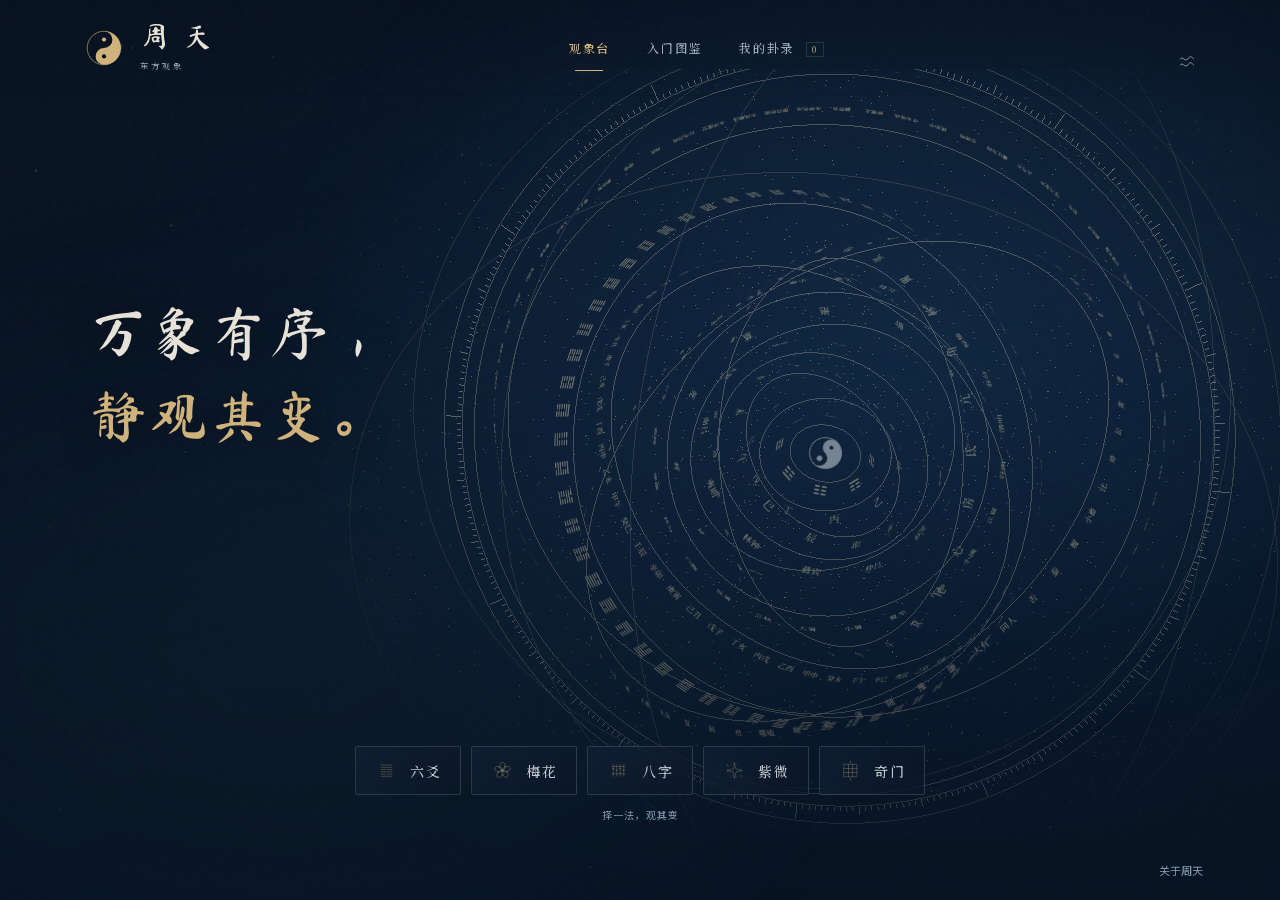
<file: index.html>
<!doctype html>
<html lang="zh-CN">
<head><meta name="robots" content="noindex, nofollow, noarchive"><meta name="referrer" content="no-referrer"><meta name="zhou-ai-endpoint" content="https://zhou-tian-ai-r7h3.honest-dill-4506.chatgpt.site"><meta charset="UTF-8"><meta name="viewport" content="width=device-width, initial-scale=1"><meta name="theme-color" content="#070d19"><meta name="description" content="在星轮与卦象之间，看见每一步推演。六爻、梅花易数、八字、紫微斗数、奇门遁甲交互体验。"><title>周天 · 观象</title><link rel="preload" href="./assets/fonts/noto-serif-sc.woff2" as="font" type="font/woff2" crossorigin><link rel="preload" href="./assets/fonts/ma-shan-zheng.woff2" as="font" type="font/woff2" crossorigin><link rel="stylesheet" href="./style.css"><link rel="stylesheet" href="./design.css"><link rel="stylesheet" href="./interface.css"><link rel="stylesheet" href="./motion.css"><link rel="stylesheet" href="./learning-guide.css"><link rel="stylesheet" href="./chart-link.css"><link rel="stylesheet" href="./ai-reading.css"></head>
<body><div id="wheel" aria-hidden="true"></div><div class="grain"></div><header><button class="brand" id="home" aria-label="返回首页"><span class="brand-mark">☯</span><span>周 天<small>东方观象</small></span></button><nav aria-label="主导航"><button class="nav-link active" id="nav-explore">观象台</button><button class="nav-link" id="nav-learn">入门图鉴</button><button class="nav-link" id="nav-history">我的卦录 <span id="history-count">0</span></button></nav><button class="quiet icon-btn" id="motion" title="切换低动态模式" aria-label="切换低动态模式">◌</button></header>
<main id="main"></main><div id="focus-tip" role="status" hidden></div><div id="toast" role="status"></div><dialog id="dialog"><div id="dialog-content"></div><button class="dialog-close" aria-label="关闭弹窗">×</button></dialog><script type="module" src="./app.js"></script></body></html>
</file>
<file: style.css>
:root{color-scheme:dark;--bg:#090d10;--panel:#101619;--line:rgba(211,193,153,.16);--gold:#d8bc82;--soft:#a8997c;--text:#eae5d9;--muted:#8d9694;--jade:#82ac9d;--serif:'Noto Serif SC','Source Han Serif SC','Songti SC','SimSun',serif;--sans:Inter,'Segoe UI','Microsoft YaHei',sans-serif}*{box-sizing:border-box}body{margin:0;background:var(--bg);color:var(--text);font:14px/1.65 var(--sans);min-width:320px}button,input,select,textarea{font:inherit}button,a,input,select,textarea{-webkit-tap-highlight-color:transparent}button{cursor:pointer;color:inherit}button:disabled{opacity:.4;cursor:default}button:focus-visible,a:focus-visible{outline:2px solid var(--gold);outline-offset:5px}a{color:var(--gold);text-underline-offset:4px}button{border:0}#wheel{position:fixed;inset:0 0 0 24%;pointer-events:auto;z-index:0;opacity:.86;transition:opacity .6s}#wheel canvas{width:100%;height:100%;display:block}.grain{position:fixed;inset:0;pointer-events:none;z-index:1;background:radial-gradient(ellipse at 10% 35%,#090d10 9%,transparent 65%),linear-gradient(0deg,#090d10 0%,transparent 35%,transparent 75%,#090d10e0 100%)}header{height:104px;display:flex;align-items:center;justify-content:space-between;padding:0 5.4%;border-bottom:1px solid var(--line);position:relative;z-index:3;background:#090d1033}.brand{display:flex;align-items:center;gap:14px;background:none;font:24px var(--serif);letter-spacing:4px;text-align:left}.brand-mark{font-size:37px;color:var(--gold);font-family:serif;font-weight:400}.brand small{display:block;font:8px/2 var(--sans);letter-spacing:2.2px;color:var(--soft);margin-top:5px}nav{display:flex;gap:40px}.nav-link{font-size:13px;letter-spacing:2px;background:none;color:var(--muted);padding:38px 0;position:relative}.nav-link.active,.nav-link:hover{color:var(--gold)}.nav-link.active:after{content:'';height:2px;width:18px;position:absolute;bottom:21px;left:calc(50% - 9px);background:var(--gold)}#history-count{font-size:10px;margin-left:5px;border:1px solid var(--line);padding:1px 5px;border-radius:4px}.quiet{background:transparent;color:var(--muted)}.icon-btn{font-size:24px}.hero{min-height:580px;height:calc(100vh - 280px);max-height:790px;position:relative;display:flex;align-items:center;padding:45px 5.4%;z-index:2;pointer-events:none}.hero-copy{max-width:485px;pointer-events:auto}.eyebrow{font-size:10px;letter-spacing:3px;color:var(--gold);display:flex;align-items:center;gap:13px;text-transform:uppercase}.eyebrow:before{content:'';width:24px;height:1px;background:var(--gold)}h1{font-family:var(--serif);font-weight:400;font-size:clamp(48px,5.2vw,78px);line-height:1.5;letter-spacing:8px;margin:22px 0 20px}h1 em{font-style:normal;color:var(--gold)}.hero-copy>p{color:#a8afac;line-height:2.2;letter-spacing:1px;margin:0;max-width:350px}.hero-actions{margin-top:34px;display:flex;gap:24px;align-items:center}.primary{background:var(--gold);color:#1c201d;padding:13px 25px;border:1px solid var(--gold);border-radius:3px;letter-spacing:2px;transition:.2s}.primary:hover{background:#ecd3a2;box-shadow:0 0 28px #d8bc8220}.primary span{margin-left:30px}.text-btn{background:none;color:var(--text);padding:10px 0;letter-spacing:1px;font-size:12px}.text-btn:hover{color:var(--gold)}.hero-caption{position:absolute;right:6%;bottom:42px;text-align:right;color:var(--soft);font:12px var(--serif);letter-spacing:3px;pointer-events:none}.hero-caption small{display:block;font:8px var(--sans);letter-spacing:2px;margin-top:9px;color:#6f7c77}.vertical-note{position:absolute;right:3%;top:22%;writing-mode:vertical-rl;font:11px var(--serif);letter-spacing:6px;color:#748179}.methods{position:relative;z-index:2;padding:0 5.4% 24px;background:linear-gradient(transparent,#090d10 35%)}.section-label{display:flex;align-items:center;gap:16px;color:var(--soft);font-size:10px;letter-spacing:2px;margin-bottom:19px}.section-label:after{content:'';height:1px;background:var(--line);flex:1}.method-grid{display:grid;grid-template-columns:repeat(5,1fr);border:1px solid var(--line);background:#0c1215b5}.method-card{position:relative;min-height:152px;text-align:left;padding:20px 22px;background:transparent;border-right:1px solid var(--line);transition:.3s}.method-card:last-child{border:0}.method-card:hover{background:#d8bc820b;transform:translateY(-4px)}.method-card .num{font:10px var(--sans);letter-spacing:2px;color:#5f6a67}.method-card .symbol{float:right;font-size:27px;color:var(--gold);opacity:.85;font-family:serif}.method-card h3{font:20px var(--serif);font-weight:400;letter-spacing:3px;margin:18px 0 8px}.method-card p{color:var(--muted);font-size:11px;margin:0}.method-card .arrow{position:absolute;right:22px;bottom:19px;color:var(--soft)}footer{position:relative;z-index:2;margin:0 5.4%;padding:17px 0 25px;display:flex;justify-content:space-between;color:#69736f;font-size:10px;letter-spacing:1px}footer button{font-size:10px;background:none;color:#85918a}.workspace{position:relative;z-index:2;max-width:1560px;margin:auto;padding:28px 4.5% 45px}.workspace-top{display:flex;justify-content:space-between;gap:20px;align-items:center;margin-bottom:26px}.back{background:none;color:var(--muted);font-size:12px;letter-spacing:1px}.system-tabs{display:flex;gap:6px;padding:5px;background:#11191cc9;border:1px solid var(--line);border-radius:4px}.system-tabs button{background:transparent;color:var(--muted);padding:7px 15px;font-size:12px;letter-spacing:1px;border-radius:2px}.system-tabs button.selected{background:#d8bc821c;color:var(--gold)}.work-layout{display:grid;grid-template-columns:295px minmax(0,1fr);gap:27px;align-items:start}.input-panel{padding:27px 24px;background:#0d1417eF;border:1px solid var(--line);border-radius:4px}.input-panel h2{font:29px var(--serif);letter-spacing:4px;margin:12px 0}.lead{font-size:12px;color:var(--muted);line-height:1.9;margin:0 0 23px}.field{display:block;margin-top:17px}.field>span,.field-label{display:block;font-size:11px;letter-spacing:1px;color:#afb5ab;margin-bottom:7px}.field input,.field select,.field textarea{width:100%;padding:10px 11px;border:1px solid #d8bc8221;border-radius:3px;background:#080e11;color:var(--text);outline:none;font-size:12px;min-width:0}.field input:focus,.field textarea:focus,.field select:focus{border-color:var(--gold)}.field textarea{resize:vertical;min-height:70px}.two-fields{display:grid;grid-template-columns:1fr 1fr;gap:10px}.three-fields{display:grid;grid-template-columns:1fr 1fr 1fr;gap:8px}.field small,.form-note{display:block;font-size:10px;line-height:1.8;color:#78877e;margin-top:6px}.input-panel .primary{width:100%;margin-top:24px}.error{color:#ee9b86;font-size:12px;margin:12px 0;white-space:pre-line}.stage{background:#0a1115dd;border:1px solid var(--line);border-radius:4px;overflow:hidden;min-height:590px;position:relative}.stage-header{display:flex;align-items:center;justify-content:space-between;padding:20px 26px;border-bottom:1px solid var(--line);gap:12px}.stage-header .tag{font:10px var(--sans);letter-spacing:2px;color:var(--soft)}.status-pill{font-size:10px;display:flex;align-items:center;gap:8px;color:var(--jade)}.status-pill:before{content:'';background:var(--jade);width:5px;height:5px;border-radius:50%;box-shadow:0 0 9px var(--jade)}.stage-empty{height:420px;display:flex;align-items:center;justify-content:center;flex-direction:column;position:relative;background:radial-gradient(circle,#bda5710c,transparent 65%)}.empty-orbit{width:210px;height:210px;border:1px solid #bda57140;border-radius:50%;display:grid;place-items:center;position:relative;margin-bottom:25px}.empty-orbit:before{content:'';position:absolute;inset:13px;border:1px dashed #bda57130;border-radius:50%;animation:spin 60s linear infinite}.empty-orbit:after{content:'乾　兑　离　震　巽　坎　艮　坤';font:10px var(--serif);position:absolute;bottom:40px;color:var(--soft);letter-spacing:2px}.empty-orbit b{font:64px serif;font-weight:400;color:var(--gold)}.stage-empty h3{font:21px var(--serif);font-weight:400;letter-spacing:3px;margin:0 0 10px}.stage-empty p{font-size:11px;color:var(--muted);letter-spacing:1px;max-width:80%;text-align:center}.stage-footnote{text-align:center;font-size:10px;color:#77817a;border-top:1px solid var(--line);padding:16px}.timeline{padding:19px 26px;display:flex;gap:5px;border-bottom:1px solid var(--line);overflow-x:auto}.timeline button{flex:1;min-width:50px;background:transparent;color:#64716e;text-align:left;padding:0;font-size:10px;white-space:nowrap}.timeline button:before{content:'';height:2px;background:#26312c;display:block;margin-bottom:10px}.timeline button.done{color:var(--gold)}.timeline button.done:before{background:#bca475}.timeline button.current{color:#f5e4c0}.timeline button.current:before{background:var(--gold);box-shadow:0 0 10px #d8bc8270}.chart-area{min-height:320px;padding:25px 30px;display:flex;align-items:center;justify-content:center;flex-direction:column;position:relative;background:radial-gradient(ellipse at center,#d8bc8206,transparent 70%)}.chart-area>h3{font:24px var(--serif);font-weight:400;letter-spacing:3px;margin:2px 0 16px}.step-explanation{font-size:12px;color:#a5b0a6;text-align:center;max-width:620px;line-height:1.9;margin:20px auto 5px;min-height:42px}.controls{display:flex;justify-content:center;align-items:center;gap:13px;padding:15px;border-top:1px solid var(--line);background:#10181b80}.controls button,.controls select{border:1px solid var(--line);background:transparent;border-radius:3px;color:var(--soft);padding:7px 12px;font-size:11px}.controls .play{background:#d8bc8215;color:var(--gold);min-width:78px}.chart-hexes{display:flex;justify-content:center;gap:38px;align-items:center;min-height:235px;flex-wrap:wrap}.hex-card{text-align:center;min-width:140px}.hex-card small{font-size:10px;color:var(--soft);letter-spacing:2px}.hex-card h4{font:20px var(--serif);font-weight:400;margin:14px 0 6px}.hex-lines{display:flex;flex-direction:column-reverse;gap:11px;width:125px;margin:23px auto}.yao{height:8px;width:100%;display:flex;gap:15px;position:relative;transition:opacity .5s,transform .5s}.yao span{background:var(--gold);height:100%;flex:1;box-shadow:0 0 10px #d8bc8218}.yao.hidden{opacity:.08;transform:scaleX(.7)}.yao.moving span{background:var(--jade);box-shadow:0 0 13px #82ac9d55}.yao.moving:after{content:'◦';position:absolute;right:-19px;top:-8px;color:var(--jade)}.yao .line-no{position:absolute;font:9px var(--sans);color:#66746a;left:-21px;top:-2px}.hex-arrow{color:var(--soft);font-size:23px}.coin-set{display:flex;gap:14px;margin:12px 0}.coin{width:50px;height:50px;display:grid;place-items:center;border:2px solid #bfa46c;border-radius:50%;color:var(--gold);background:radial-gradient(circle,#1b221c,#71604435);box-shadow:inset 0 0 0 4px #090d10,inset 0 0 0 5px #8c7445;font:13px var(--serif);animation:coin-in .7s}.coin.yin{color:#9ab3a2;border-color:#627c6b}.coin-eq{font:22px var(--serif);color:var(--gold);align-self:center}.yao-table{font-size:11px;width:100%;border-collapse:collapse}.yao-table th,.yao-table td{padding:9px 6px;border-bottom:1px solid var(--line);text-align:center;font-weight:400}.yao-table th{color:var(--soft)}.pillars{display:grid;grid-template-columns:repeat(4,1fr);gap:15px;width:min(100%,510px)}.pillar{border:1px solid var(--line);padding:15px 6px;text-align:center;min-height:170px;background:#141b1c80;border-radius:3px;transition:.5s}.pillar.inactive{opacity:.12;transform:translateY(12px)}.pillar small{color:var(--soft);font-size:10px}.pillar b{display:block;font:38px/1.5 var(--serif);font-weight:400}.pillar p{font-size:10px;color:var(--muted);margin:9px 0 0}.element-木{color:#91b698}.element-火{color:#d58b73}.element-土{color:#c3ad7b}.element-金{color:#ddd2a5}.element-水{color:#8cb0c5}.elements{display:flex;gap:18px;justify-content:center;width:100%;margin-top:28px}.element-column{width:40px;text-align:center;font-size:11px}.element-bar{height:54px;display:flex;align-items:end;justify-content:center;border-bottom:1px solid var(--line);margin-bottom:8px}.element-bar i{width:13px;background:currentColor;opacity:.7;display:block;min-height:2px;transition:height .8s}.palace-grid{display:grid;grid-template-columns:repeat(4,1fr);grid-template-rows:repeat(4,minmax(98px,auto));width:100%;max-width:650px;gap:5px}.palace{border:1px solid var(--line);background:#141d1c9c;text-align:left;padding:10px;color:var(--text);transition:.5s}.palace.inactive{opacity:.1}.palace:hover,.palace.chosen{border-color:var(--gold);background:#d8bc8212}.palace h4{font:14px var(--serif);letter-spacing:1px;margin:0 0 8px;color:var(--gold)}.palace p{font-size:11px;margin:3px 0;color:#b5c1b5}.palace small{font-size:9px;color:var(--soft)}.palace-center{grid-column:2/4;grid-row:2/4;display:flex;align-items:center;justify-content:center;flex-direction:column;border:1px solid var(--line);font:24px var(--serif);letter-spacing:3px;background:radial-gradient(circle,#d8bc8210,transparent)}.palace-center small{font:10px var(--sans);color:var(--muted);letter-spacing:1px;margin-top:12px}.qimen-grid{display:grid;grid-template-columns:repeat(3,1fr);gap:7px;width:100%;max-width:500px}.qimen-grid .palace{min-height:104px}.palace-row{display:flex;justify-content:space-between;gap:8px}.qimen-grid .palace strong{font:24px var(--serif);font-weight:400;color:var(--gold)}.result-body{padding:24px 27px}.result-title{display:flex;justify-content:space-between;align-items:center;gap:14px;margin-bottom:24px}.result-title h3{font:25px var(--serif);font-weight:400;margin:0;letter-spacing:3px}.result-actions{display:flex;gap:7px;flex-wrap:wrap}.result-actions button{padding:7px 12px;border:1px solid var(--line);color:var(--gold);background:none;border-radius:3px;font-size:11px}.reading-grid{display:grid;grid-template-columns:repeat(2,1fr);gap:17px}.reading-card{padding:20px;background:#121a1ce8;border:1px solid var(--line);border-radius:3px}.reading-card.wide{grid-column:1/-1}.reading-card .mini-label{font-size:9px;color:var(--soft);letter-spacing:2px;margin-bottom:9px}.reading-card h4{font:18px var(--serif);font-weight:400;letter-spacing:1px;margin:0 0 10px}.reading-card p{font-size:12px;color:#a9b5aa;line-height:1.95;margin:6px 0}.reading-card blockquote{font:18px/1.9 var(--serif);margin:10px 0;color:#d4c5a6}.reading-card a{font-size:10px}.reading-card details{font-size:11px;color:var(--muted)}.reading-card summary{cursor:pointer;color:var(--gold);padding:7px 0}.tag-row{display:flex;gap:8px;flex-wrap:wrap;margin-top:12px}.tag-row span{border:1px solid var(--line);border-radius:3px;padding:4px 8px;font-size:10px;color:var(--jade)}.luck-strip{display:flex;gap:7px;overflow-x:auto;padding-bottom:7px}.luck-item{min-width:68px;border:1px solid var(--line);padding:10px;text-align:center}.luck-item b{display:block;font:20px var(--serif);color:var(--gold)}.luck-item small{font-size:9px;color:var(--muted)}.division{display:flex;gap:12px;align-items:center;margin:15px 0;justify-content:center;flex-wrap:wrap}.division span{font:28px var(--serif);padding:15px;border:1px solid var(--line);color:var(--gold)}.division small{font-size:11px;color:var(--muted)}.yarrow-trace{font:11px/2 var(--sans);color:var(--soft);text-align:center}.bars{display:flex;gap:3px;flex-wrap:wrap;max-width:285px;margin:10px auto}.bars i{display:block;width:3px;height:28px;background:var(--gold);opacity:.7}.badge{font-size:10px;color:var(--jade);border:1px solid #82ac9d30;padding:3px 8px}.about-note{font-size:10px;color:#718077;line-height:1.9;margin-top:19px}.no-motion *{animation:none!important;scroll-behavior:auto!important}.no-motion .yao,.no-motion .pillar,.no-motion .palace{transition:none!important}#focus-tip{position:fixed;bottom:240px;right:5%;width:260px;background:#10191df2;border:1px solid var(--line);padding:16px;z-index:4;pointer-events:none;color:#c2caba;font:12px/1.8 var(--serif);white-space:pre-line}#toast{position:fixed;left:50%;bottom:30px;transform:translate(-50%,20px);opacity:0;background:#1b2924;color:#dce6d7;border:1px solid #658875;padding:12px 22px;border-radius:4px;z-index:20;transition:.3s;pointer-events:none;font-size:12px}#toast.show{opacity:1;transform:translate(-50%,0)}dialog{width:min(760px,92vw);max-height:85vh;border:1px solid #6a6247;border-radius:5px;background:#10171a;color:var(--text);padding:38px;box-shadow:0 30px 90px #0009}dialog::backdrop{background:#030708c9;backdrop-filter:blur(6px)}.dialog-close{position:absolute;right:16px;top:12px;font:26px var(--sans);color:var(--soft);background:none}.modal-title{font:29px var(--serif);font-weight:400;letter-spacing:3px;margin:0 0 14px}.modal-intro{color:var(--muted);font-size:12px;margin-bottom:24px}.learn-grid{display:grid;grid-template-columns:1fr 1fr;gap:13px}.learn-card{padding:17px;border:1px solid var(--line);background:#d8bc8205}.learn-card h3{font:19px var(--serif);font-weight:400;color:var(--gold);margin:0 0 8px}.learn-card p{font-size:12px;color:var(--muted);margin:0}.history-item{display:flex;gap:15px;align-items:center;justify-content:space-between;border-bottom:1px solid var(--line);padding:16px 0}.history-item p{margin:0;font:17px var(--serif)}.history-item small{color:var(--muted);font-size:10px}.history-item button{border:1px solid var(--line);background:transparent;color:var(--gold);padding:7px 12px}.history-actions{display:flex;gap:7px}.source-list{font-size:12px;line-height:2.5}.selected-detail{border:1px solid #d8bc8240;background:#d8bc8208;color:#b6c3b4;padding:12px 17px;width:100%;max-width:650px;margin-top:15px;font-size:12px;white-space:pre-line}.fade-in{animation:fade-in .7s both}@keyframes fade-in{from{opacity:0;transform:translateY(13px)}to{opacity:1;transform:none}}@keyframes spin{to{transform:rotate(360deg)}}@keyframes coin-in{from{transform:rotateY(720deg) translateY(-20px);opacity:0}to{transform:none;opacity:1}}
@media(min-width:1600px){.hero-copy{max-width:550px}.hero{padding-left:8%}.method-grid{max-width:1400px;margin:auto}}@media(max-width:1100px){header{padding:0 4%}.hero{padding-left:4%}.hero-copy{max-width:390px}h1{font-size:59px;letter-spacing:5px}.methods{padding:0 4% 22px}.method-card{padding:17px 15px}.method-card h3{font-size:18px}.method-card p{max-width:95px}.work-layout{grid-template-columns:250px minmax(0,1fr);gap:16px}.input-panel{padding:20px 17px}.workspace{padding:23px 3%}.chart-area{padding:25px 18px}.chart-hexes{gap:20px}.hex-card{min-width:120px}.palace-grid{grid-template-rows:repeat(4,minmax(85px,auto))}.palace{padding:8px}}@media(max-width:760px){header{height:78px;padding:0 5%}.brand{font-size:20px;gap:8px;letter-spacing:2px}.brand-mark{font-size:29px}.brand small{font-size:6px}nav{gap:18px}.nav-link{font-size:10px;letter-spacing:0;padding:28px 0}.nav-link.active:after{bottom:12px}#history-count{display:none}.icon-btn{font-size:21px}#wheel{left:0;top:20px;height:620px;opacity:.5}.grain{background:linear-gradient(0deg,#090d10 0%,transparent 55%,#090d1050 90%)}.hero{height:auto;min-height:570px;align-items:start;padding:76px 7% 80px}.hero-copy{max-width:100%}h1{font-size:53px;line-height:1.5;letter-spacing:5px}.hero-copy>p{font-size:12px;max-width:265px;text-shadow:0 1px 6px #000}.hero-caption{bottom:30px;right:7%;font-size:10px}.vertical-note{top:90px;right:6%}.hero-actions{gap:20px}.primary{padding:12px 20px}.methods{padding:0 5% 16px}.method-grid{grid-template-columns:repeat(2,1fr)}.method-card{min-height:139px;border-bottom:1px solid var(--line)}.method-card:nth-child(2n){border-right:0}.method-card:last-child{grid-column:1/-1;min-height:110px}.method-card:last-child h3{margin-top:12px}.method-card p{max-width:none}.method-card .symbol{margin-right:5px}footer{font-size:9px;gap:15px;align-items:center}.workspace{padding:19px 5%}.workspace-top{flex-direction:column;align-items:start;gap:15px;margin-bottom:17px}.system-tabs{width:100%;justify-content:space-between}.system-tabs button{padding:7px 9px;font-size:11px}.work-layout{grid-template-columns:1fr}.input-panel{padding:23px}.input-panel h2{font-size:27px}.input-panel .lead{margin-bottom:13px}.stage{min-height:0}.stage-empty{height:335px}.stage-header{padding:16px}.timeline{padding:18px 16px}.chart-area{padding:22px 12px;min-height:310px}.pillars{gap:7px}.pillar{min-height:145px;padding:11px 5px}.pillar b{font-size:32px}.reading-grid{grid-template-columns:1fr}.reading-card.wide{grid-column:auto}.result-body{padding:23px 16px}.result-title{align-items:start;flex-direction:column}.chart-hexes{gap:18px}.hex-lines{width:94px}.hex-card{min-width:94px}.hex-card h4{font-size:16px}.hex-arrow{font-size:18px}.controls{gap:7px;padding:12px}.controls button,.controls select{padding:7px 10px}.palace-grid{grid-template-rows:repeat(4,minmax(80px,auto));gap:3px}.palace{padding:7px 5px}.palace h4{font-size:12px;letter-spacing:0}.palace p{font-size:9px}.palace small{font-size:8px}.palace-center{font-size:20px}.palace-center small{font-size:8px}.qimen-grid .palace{padding:10px;min-height:95px}.learn-grid{grid-template-columns:1fr}dialog{padding:28px 22px}.history-item{gap:10px}.history-actions{flex-direction:column}.history-item p{font-size:15px}.hero .eyebrow{font-size:8px;letter-spacing:2px}#focus-tip{display:none!important}}@media(prefers-reduced-motion:reduce){*{animation:none!important;scroll-behavior:auto!important}}
#wheel{inset:105px 0 180px 34%;height:auto;mask-image:radial-gradient(ellipse at center,#000 45%,transparent 78%)}.method-card .symbol{position:absolute;top:20px;right:22px;float:none}.method-card h3{margin-top:27px}.fallback-wheel{height:100%;display:grid;place-items:center;color:#b8a57430;font-size:230px;border-radius:50%;background:repeating-radial-gradient(circle,transparent 0 30px,#b8a57420 31px 32px)}
.reading-question{font-size:12px;color:var(--muted);border-left:2px solid var(--gold);padding:5px 12px;margin:12px 0;overflow-wrap:anywhere}.reading-card p.reading-lead{font-size:15px;color:#d2d7cc;line-height:1.95}.reading-action{margin-top:15px;padding:14px 17px;background:#d8bc820a;border-left:2px solid #d8bc8270;font-size:13px;line-height:1.9;color:#d4c5a6}.reading-action>span{display:block;font-size:10px;letter-spacing:2px;color:var(--soft);margin-bottom:5px}.moving-note{border-top:1px solid var(--line);margin-top:12px;padding-top:12px}.moving-note h5{font-size:13px;font-weight:500;color:var(--gold);margin:0 0 5px}.reading-topic-label{display:flex;gap:12px;align-items:center;flex-wrap:wrap;color:var(--muted);font-size:11px;margin:14px 0}.reading-topic-label select{border:1px solid var(--line);background:#121a1c;color:var(--gold);padding:8px 12px;border-radius:3px;max-width:100%}.relation-pair{display:flex;gap:24px;flex-wrap:wrap;margin:15px 0;color:var(--muted);font-size:11px}.relation-pair b{display:block;font:22px var(--serif);color:var(--gold);margin-top:5px}.reading-card p.reading-caption{font-size:11px;color:var(--soft)}.reading-table-scroll{overflow-x:auto;max-width:100%}.reading-reference{min-width:0}.reading-grid>*{min-width:0}.reading-reference summary{font-size:13px}.yao.newest{animation:line-reveal .6s both}.pillar:not(.inactive){animation:fade-in .5s both}.palace .substars{font-size:9px;color:var(--jade);opacity:.85}@keyframes line-reveal{from{transform:scaleX(.1);filter:brightness(2);opacity:.1}to{transform:scaleX(1);filter:brightness(1);opacity:1}}
@media(max-width:760px){#wheel{left:24%;right:-34%;top:160px;height:420px;bottom:auto;max-width:none;mask-image:linear-gradient(to right,transparent,#0008 35%,#000 90%)}.hero-copy>p{text-shadow:0 1px 7px #000,0 1px 18px #000}.method-card h3{font-size:17px;letter-spacing:1px;margin-top:30px}.method-card:last-child h3{margin-top:22px}.method-card .symbol{right:17px;top:17px}.hero-caption{font-size:9px;letter-spacing:2px}.hero-caption small{font-size:7px;letter-spacing:1px}.hero .eyebrow{max-width:280px;font-size:7px;letter-spacing:1.4px}}

.text-label{display:block;font-size:10px;letter-spacing:2px;color:var(--gold);margin:9px 0 5px}.classic-quote{border-left:2px solid #d8bc8240;padding:2px 14px;margin-top:15px}.classic-quote blockquote{font-size:15px;margin:5px 0}.reading-card .source-link,.palace-reading .source-link{display:inline-block;font-size:11px;color:#baa579;line-height:1.7;margin:5px 0;overflow-wrap:anywhere}.plain-reading p{font-size:13px;color:#bfc8bd}.classic-sequence{display:grid;gap:18px}.classic-hex{border-top:1px solid var(--line);padding-top:14px}.classic-hex h5,.term-row h5,.term-grid h5{font:17px var(--serif);font-weight:400;color:var(--gold);margin:5px 0 10px}.term-notes{padding:8px 14px;background:#d8bc8207}.term-row{border-top:1px solid var(--line);padding:16px 0}.term-grid{display:grid;grid-template-columns:repeat(2,minmax(0,1fr));gap:18px;margin-top:15px}.term-grid>article{padding:15px;border:1px solid var(--line);min-width:0}.more-reading{margin-top:18px}.palace-read-links{display:grid;grid-template-columns:repeat(3,minmax(0,1fr));gap:8px;margin:15px 0}.palace-read-links button{padding:12px 9px;text-align:left;border:1px solid var(--line);background:#d8bc8205;color:var(--gold);font:15px var(--serif)}.palace-read-links small{display:block;font:10px/1.7 var(--sans);color:var(--muted);margin-top:5px}.palace-read-links .chosen{border-color:var(--gold);background:#d8bc8212}.palace-reading{margin:15px 0;white-space:normal}.palace-reading>h4{font:19px var(--serif);color:var(--gold);margin:5px 0 12px}.palace-reading p{font:12px/1.95 var(--sans);color:#a9b5aa;margin:8px 0}.palace-reading blockquote{font:15px/1.9 var(--serif);margin:6px 0}.palace-reading summary{cursor:pointer;color:var(--gold);font-size:12px;padding:8px 0}.meaning-table td{min-width:100px;white-space:normal}.meaning-table th{min-width:72px}.luck-item small{display:block}.selected-detail:has(.palace-reading){white-space:normal;max-width:100%;padding:18px}.result-body .reading-question{margin-bottom:20px}@media(max-width:760px){.term-grid{grid-template-columns:1fr}.palace-read-links{grid-template-columns:repeat(2,minmax(0,1fr))}.classic-quote{padding-left:10px}.reading-card{padding:18px}.plain-reading p{font-size:13px}}
</file>
<file: design.css>
@font-face{font-family:'Zhou Serif';src:url('./assets/fonts/noto-serif-sc.woff2') format('woff2');font-weight:200 900;font-display:swap}
@font-face{font-family:'Zhou Sans';src:url('./assets/fonts/noto-sans-sc.woff2') format('woff2');font-weight:100 900;font-display:swap}
:root{--bg:#070d19;--panel:#0d192a;--line:rgba(185,174,143,.18);--gold:#cfb27c;--soft:#a99b7f;--text:#e7e2d7;--muted:#98a6b6;--jade:#87a9a4;--vermilion:#b86a52;--serif:'Zhou Serif','Noto Serif SC',serif;--sans:'Zhou Sans','Microsoft YaHei',sans-serif}
html{scroll-behavior:smooth;scrollbar-color:#536079 #0a1220}
body{background:radial-gradient(ellipse at 73% 28%,#142a47 0,transparent 52%),radial-gradient(ellipse at 8% 65%,#0e2032 0,transparent 50%),#070d19;font-weight:400;overflow-x:clip}
body::before{content:'';position:fixed;inset:0;z-index:1;pointer-events:none;opacity:.035;background-image:url("data:image/svg+xml,%3Csvg viewBox='0 0 180 180' xmlns='http://www.w3.org/2000/svg'%3E%3Cfilter id='n'%3E%3CfeTurbulence type='fractalNoise' baseFrequency='.85' numOctaves='3' stitchTiles='stitch'/%3E%3C/filter%3E%3Cpath fill='%23fff' filter='url(%23n)' opacity='.7' d='M0 0h180v180H0z'/%3E%3C/svg%3E")}
.night-sky{position:fixed;inset:0;width:100%;height:100%;z-index:1;pointer-events:none}
.grain{z-index:1;background:linear-gradient(90deg,#070d1970,transparent 55%),linear-gradient(0deg,#070d19 0%,transparent 30%,transparent 78%,#070d1940 100%);overflow:hidden}
.grain::before{content:'';position:absolute;inset:-20%;background:radial-gradient(ellipse at 65% 38%,#396b9124,transparent 38%),radial-gradient(ellipse at 30% 65%,#264e6120,transparent 35%);filter:blur(55px);animation:night-breath 24s ease-in-out infinite alternate}
#wheel{inset:82px -3% auto 33%;height:690px;max-width:none;opacity:1;mix-blend-mode:screen;mask-image:radial-gradient(ellipse at 52% 49%,#000 35%,#000b 56%,transparent 76%);transition:opacity 1s}
header{height:96px;padding:0 6%;border-bottom-color:#a6b5c018;background:linear-gradient(#070d1940,transparent);z-index:5}
.brand{gap:15px;font-size:25px;letter-spacing:6px;font-weight:500}
.brand small{font-family:var(--sans);font-size:8px;letter-spacing:3.4px;color:#8d9bab;margin-top:6px}
.brand-mark{width:42px;height:42px;display:block;line-height:0}
.glyph{display:block;width:100%;height:100%;stroke:currentColor;stroke-width:1.5;stroke-linecap:square;stroke-linejoin:round;overflow:visible}
.glyph .solid,.taiji-light{fill:currentColor;stroke:none}
.taiji-dark{fill:var(--bg);stroke:none}
.glyph-frame{opacity:.3;stroke-width:.8}
.glyph-faint{opacity:.45;stroke-width:1}
.brand-taiji{color:var(--gold);transition:transform .8s cubic-bezier(.22,1,.36,1)}
.brand:hover .brand-taiji{transform:rotate(90deg)}
nav{gap:37px}.nav-link{font-size:12px;letter-spacing:1.8px;color:#a4afbd;padding:36px 0}
.nav-link.active:after{height:1px;width:28px;bottom:22px;left:calc(50% - 14px);box-shadow:0 0 12px #d8bc8255}
#history-count{font-size:9px;padding:0 5px;border-radius:0;color:var(--soft);margin-left:7px}
.icon-btn{width:31px;height:31px;padding:4px;color:var(--soft);opacity:.8}.icon-btn .glyph{stroke-width:1.5}.icon-btn[aria-pressed=true]{opacity:.4}
.hero{height:calc(100svh - 335px);min-height:590px;max-height:770px;padding:45px 7%;align-items:center}
.hero-copy{max-width:570px;padding-bottom:20px}
.hero .eyebrow{color:#b7a47f;font-size:11px;letter-spacing:4px;animation:title-reveal 1s both}
.hero .eyebrow:before{width:34px;background:linear-gradient(90deg,var(--gold),#cfb27c30)}
h1{font-size:clamp(58px,5.7vw,86px);line-height:1.48;letter-spacing:3px;font-weight:500;margin:23px 0 23px;animation:title-reveal 1.25s .1s both;text-shadow:0 3px 35px #050a1680}
h1 em{color:var(--gold);font-weight:400}
.hero-copy>p{color:#aab6c4;font-size:14px;line-height:2.15;letter-spacing:3px;animation:title-reveal 1.1s .28s both}
.hero-actions{margin-top:34px;gap:28px;animation:title-reveal 1s .4s both}
.primary{position:relative;padding:15px 25px;min-height:51px;color:#172133;background:linear-gradient(110deg,#d1b886,#bfa16a);border:1px solid #dcc699;border-radius:1px;font-size:13px;font-weight:500;letter-spacing:2px;transition:background .3s,box-shadow .3s,transform .3s}
.primary::after{content:'';position:absolute;inset:3px;border:1px solid #17213326;pointer-events:none}
.primary:hover{background:linear-gradient(110deg,#e7cf9f,#ccae73);transform:translateY(-2px);box-shadow:0 7px 25px #c5a77420}
.primary .button-text{margin:0}.primary .button-arrow{display:inline-block;margin-left:38px;font-size:17px;transition:transform .3s}.primary:hover .button-arrow{transform:translate(2px,-2px)}
.text-btn{color:#bec4ca;font-size:12px;letter-spacing:1px}.text-btn>span{margin-left:12px;color:var(--gold)}
.hero-colophon{display:flex;align-items:center;gap:13px;margin-top:37px;font:10px/1.9 var(--serif);letter-spacing:2px;color:#8190a2;animation:title-reveal 1.4s .5s both}
.seal{border:1px solid #b86a5280;color:#c67e65;padding:4px 6px;font:12px/1.25 var(--serif);position:relative}.seal::after{content:'';position:absolute;inset:2px;border:1px solid #b86a5230}
.orbit-label{position:absolute;right:10%;top:23px;color:#b9a780;font:11px var(--serif);letter-spacing:2px;pointer-events:none}
.orbit-label i{display:inline-block;width:25px;height:1px;background:#b9a78080;vertical-align:middle;margin-right:11px}
.orbit-label small{display:block;font:7px var(--sans);letter-spacing:2.6px;color:#75879c;margin:9px 0 0 36px}
.hero-caption{bottom:48px;right:11%;font:12px var(--serif);color:#b5a686;letter-spacing:2px}.hero-caption small{font:9px var(--sans);color:#7d8c9f;letter-spacing:1px;margin-top:10px}
.hero-coordinate{position:absolute;right:7%;top:46%;writing-mode:vertical-rl;font:10px var(--serif);letter-spacing:3px;color:#7f91a5}.hero-coordinate i{height:46px;width:1px;background:#9dacc044;display:inline-block;margin:15px auto}
.methods{padding:0 6% 32px;background:none}
.section-label{gap:20px;margin-bottom:17px;color:#b4a383;font-size:11px;letter-spacing:2px}.section-label small{font-size:10px;color:#7e90a4;letter-spacing:1px;margin-left:auto}.section-label::after{display:none}
.method-grid{border:1px solid #9dacc027;background:linear-gradient(110deg,#142238b8,#0b1523aa);backdrop-filter:blur(12px)}
.method-card{min-height:163px;padding:21px 20px 24px;border-right:1px solid #9dacc022;overflow:hidden;transition:background .45s,transform .45s}
.method-card::before{content:'';position:absolute;inset:0;background:radial-gradient(ellipse at 70% 10%,#bca57715,transparent 70%);opacity:0;transition:opacity .4s}
.method-card::after{content:'';height:1px;position:absolute;left:20px;right:20px;top:0;background:var(--gold);transform:scaleX(0);transform-origin:left;transition:transform .55s cubic-bezier(.22,1,.36,1)}
.method-card:hover{background:#142b424d;transform:translateY(-3px)}.method-card:hover::before{opacity:1}.method-card:hover::after{transform:scaleX(1)}
.method-card .num{font-size:8px;letter-spacing:1px;color:#7d8da1;display:block;white-space:nowrap}.method-card .num i{font-style:normal;color:#8f8069;margin:0 4px}
.method-card .symbol{width:49px;height:49px;right:19px;top:46px;opacity:.88;transition:transform .65s,color .4s;color:var(--gold)}
.method-card:hover .symbol{transform:translateY(-3px);color:#eed3a0}.method-card:hover .glyph-frame{stroke-dasharray:8 3;opacity:.5}
.method-card h3{font-size:20px;letter-spacing:1px;margin:27px 0 9px;font-weight:500;max-width:calc(100% - 44px)}
.method-card p{color:#96a5b5;font-size:10px;letter-spacing:.3px}.method-card .arrow{bottom:25px;right:22px;font-size:16px;color:#a69d87}
footer{margin:0 6%;padding:20px 0 25px;border-top:1px solid #9dacc015;color:#687b92;font-size:9px;letter-spacing:1.5px}footer button{color:#8b9bb0}
.workspace{padding-top:30px}.workspace-top{margin-bottom:24px}.back{font-size:12px;color:#98a8bc}.system-tabs{background:#0d1a2b9c;border-color:#9dacc029;border-radius:2px;padding:4px;backdrop-filter:blur(15px)}
.system-tabs button{font-size:12px;padding:9px 19px;transition:background .3s,color .3s;border-radius:1px}.system-tabs button.selected{background:#bda16c15;box-shadow:inset 0 -1px var(--gold);color:#dac18e}
.work-layout{grid-template-columns:292px minmax(0,1fr);gap:26px}.input-panel{position:sticky;top:24px;padding:29px 24px;background:linear-gradient(145deg,#112139ed,#0a1423f2);border-color:#8da3bc2b;border-radius:2px;box-shadow:0 12px 45px #00000015}
.input-emblem{position:absolute;width:50px;height:50px;right:22px;top:25px;color:#bba47360}.input-panel .eyebrow{font-size:8px;letter-spacing:2px;max-width:calc(100% - 40px)}.input-panel .eyebrow::before{width:17px}
.input-panel h2{font-size:28px;letter-spacing:2px;font-weight:500;margin:18px 0 15px}.lead{color:#9eacc0;font-size:12px;line-height:2}
.field{margin-top:20px}.field>span,.field-label{font-size:11px;color:#c2c9d0;letter-spacing:1px}.field input,.field select,.field textarea{background:#070f1c96;border-color:#8da3bc38;border-radius:2px;color:#d6dce2;padding:11px 10px;font-size:12px;transition:border-color .3s,background .3s}
.field input:focus,.field select:focus,.field textarea:focus{background:#14264099;box-shadow:0 0 0 2px #c4a8730a}.field input::placeholder,.field textarea::placeholder{color:#63758b}
.form-note,.field small{color:#8192a8;font-size:10px;line-height:1.9}.input-panel .primary{margin-top:25px;font-size:12px}
.stage{background:linear-gradient(155deg,#101f33e6,#091321f5 70%);border-color:#8da3bc30;border-radius:2px;box-shadow:0 20px 80px #0002;scroll-margin-top:18px}
.stage-header{padding:19px 26px;border-bottom-color:#8da3bc1c;background:#0d182970}.stage-header .tag{font-size:9px;letter-spacing:1.4px;color:#a9a18e}.status-pill{font-size:10px;color:#9aadae}.status-pill::before{background:#9aadae;box-shadow:0 0 10px #9aadae40;width:4px;height:4px}
.stage-empty{height:440px;background:radial-gradient(ellipse at center,#234c7620,transparent 67%)}.stage-empty .ritual-compass{width:250px;height:250px;margin-bottom:20px;opacity:.8}.stage-empty h3{font-size:23px;letter-spacing:4px;color:#d2c5aa}.stage-empty p{font-size:11px;color:#8294aa}.stage-footnote{border-color:#8da3bc20;color:#8192a8;font-size:10px;padding:17px;letter-spacing:2px}
.ritual-compass{position:relative;width:320px;height:320px;color:var(--gold)}.ritual-compass>svg{width:100%;height:100%;stroke:currentColor}.dial-rim{stroke-width:.8;opacity:.45}.dial-track{stroke-width:.5;opacity:.3;stroke-dasharray:1 5}.dial-inner{stroke-width:.5;opacity:.22}.dial-tick{stroke-width:.7;opacity:.5}.dial-axis{stroke-width:1;opacity:.45}
.compass-heart{position:absolute;inset:36%;color:var(--gold)}.compass-heart .glyph-frame{opacity:0}.compass-heart .glyph{stroke-width:1.15}.dial-north,.dial-south{position:absolute;left:calc(50% - 5px);font:9px var(--serif);color:var(--soft)}.dial-north{top:-13px}.dial-south{bottom:-13px}
.stage-empty .ritual-compass>svg{animation:compass-drift 120s linear infinite}.stage-empty .compass-heart{inset:34%}
.timeline{padding:22px 27px;gap:7px;background:#0b172750;border-bottom-color:#8da3bc1c}.timeline button{font-size:10px;color:#6e8097;letter-spacing:.4px;transition:color .3s}.timeline button::before{height:1px;background:#344258;margin-bottom:12px}.timeline button.done{color:#b9a783}.timeline button.done::before{background:#a68e62}.timeline button.current{color:#e7cf9f}.timeline button.current::before{height:1px;box-shadow:0 0 12px #d8bc8250}
.chart-area{min-height:460px;padding:35px 28px 22px;isolation:isolate;background:radial-gradient(ellipse at 50% 40%,#23466820,transparent 65%);overflow:hidden}
.chart-content{position:relative;z-index:2;width:100%;display:flex;align-items:center;justify-content:center;flex-direction:column;min-height:300px}.chart-aura{position:absolute;left:50%;top:205px;transform:translate(-50%,-50%);pointer-events:none;z-index:-1;opacity:.12}.chart-aura .ritual-compass{width:430px;height:430px}.chart-aura .compass-heart{display:none}.chart-aura .dial-north,.chart-aura .dial-south{display:none}
.system-ziwei .chart-aura,.system-qimen .chart-aura{opacity:.05}.step-explanation{font-size:12px;line-height:2;color:#a5b5c6;max-width:610px;margin:26px auto 5px;position:relative;z-index:2}.chart-hint{font:10px var(--serif);letter-spacing:2px;color:#7e8fa4;display:block;margin-top:18px}
.controls{border-color:#8da3bc22;background:#09132290;padding:16px;gap:10px}.controls button,.controls select{border-color:#8da3bc30;border-radius:1px;font-size:11px;padding:8px 13px;color:#a7b4c3;transition:background .2s,border-color .2s}.controls button:hover{border-color:#c5a87190;background:#c5a8710a}.controls .play{background:#c5a8710d;color:#dac08d;border-color:#c5a87155;min-width:86px}
.coin-ritual{width:100%;max-width:380px;margin:0 auto 25px}.coin-set{gap:30px;justify-content:center;perspective:650px;margin:18px 0 23px}.coin-object{width:72px;height:98px;position:relative;perspective:500px}.coin-object::after{content:'';position:absolute;top:68px;left:7px;right:7px;height:9px;border-radius:50%;background:#0007;filter:blur(5px);z-index:-1;animation:coin-shadow 1.05s both;animation-delay:calc(var(--coin-order)*.11s)}
.coin-body{width:72px;height:72px;position:relative;transform-style:preserve-3d;transform:rotateY(var(--coin-rest));animation:coin-toss 1.1s cubic-bezier(.2,.7,.25,1) both;animation-delay:calc(var(--coin-order)*.11s)}
.coin-face{position:absolute;inset:0;border:2px solid #c4a46b;border-radius:50%;backface-visibility:hidden;background:radial-gradient(circle at 32% 20%,#d7b77f44,transparent 45%),repeating-conic-gradient(from 25deg,#967344 0deg,#5b472f 38deg,#b08c53 78deg,#775e39 120deg);box-shadow:inset 0 0 0 3px #302c22,inset 0 0 0 4px #be9d60,0 2px 0 #705634,0 4px 0 #3b3229}
.coin-face::after{content:'';position:absolute;width:17px;height:17px;left:calc(50% - 9px);top:calc(50% - 9px);background:#0b1728;border:1px solid #3b2d1b;box-shadow:0 0 0 2px #ba965a,inset 2px 2px 3px #0008}.coin-back{transform:rotateY(180deg);background:radial-gradient(circle at 65% 20%,#c5af792b,transparent 50%),conic-gradient(#5c5036,#927848,#48442e,#ac915b,#5c5036);border-color:#ad955f}.coin-char{position:absolute;font:13px var(--serif);font-weight:600;color:#e1c895;text-shadow:0 1px 1px #2c2115;line-height:1}.coin-char.top{top:9px;left:27px}.coin-char.bottom{bottom:8px;left:27px}.coin-char.left{left:9px;top:27px}.coin-char.right{right:9px;top:27px}.coin-cloud{position:absolute;inset:13px;border:1px solid #c4a46b60;border-radius:50%}
.coin-object>small{position:absolute;top:86px;left:0;right:0;text-align:center;color:#9aabbd;font-size:10px;letter-spacing:2px;animation:title-reveal .4s .9s both}.coin-object>small em{font:11px var(--serif);font-style:normal;margin-left:6px;color:#cbb17d}.coin-rule{display:flex;align-items:center;gap:15px;justify-content:center;margin-top:21px;font:9px var(--sans);letter-spacing:2px;color:#8294a9}.coin-rule i{width:35px;height:1px;background:#c7ad7840}.coin-rule b{font:22px var(--serif);color:var(--gold);font-weight:400}
.chart-hexes{gap:30px;min-height:230px}.hex-card{min-width:128px}.hex-card>small{font-size:10px;letter-spacing:2px;color:#9eabbb}.hex-card h4{font-size:21px;letter-spacing:2px;margin:21px 0 8px;color:#dcc695}.hex-lines{width:122px;gap:12px;margin:25px auto}.yao{padding:0;height:7px;border:none;background:transparent;border-radius:0;overflow:visible;opacity:1;transition:filter .3s,transform .3s;gap:16px}.yao span{background:linear-gradient(90deg,#a88c58,#e1c796 45%,#ad915f);box-shadow:0 1px 0 #f2d9a230,0 2px 4px #0004;border-radius:1px}.yao.hidden{opacity:.09;transform:scaleX(.95)}.yao.hidden span{background:#75879b;box-shadow:none}.yao:hover:not(:disabled),.yao.chosen{filter:brightness(1.5);transform:scaleX(1.05)}.yao:focus-visible{outline-offset:6px}.yao .line-no{font:9px var(--serif);left:-21px;top:-3px;color:#7e8fa4;line-height:1.2}.yao.moving span{background:linear-gradient(90deg,#96513e,#d38c70,#96513e);box-shadow:0 0 16px #b86a5220}.yao.moving::after{display:none}.moving-bead{position:absolute;right:-20px;top:1px;width:5px;height:5px;border:1px solid #d18d72;border-radius:50%;box-shadow:0 0 9px #b86a5250}.yao.newest{animation:cast-line .8s cubic-bezier(.22,1,.36,1) both}.hex-arrow{font:13px var(--serif);color:#8b826f;display:flex;align-items:center;gap:10px}.hex-arrow i{display:block;width:13px;height:1px;background:#ad95624d}
.bars{gap:4px;max-width:340px;justify-content:center}.bars i{width:3px;height:37px;background:linear-gradient(#ddcda4,#8e7955);transform:rotate(-2deg);animation:stalk-arrive .7s both;animation-delay:calc(var(--stalk)*.012s)}.yarrow-garden{margin-bottom:20px}.yarrow-trace{font-size:10px;line-height:2.1;color:#9eabbb}.yarrow-trace span{display:block}.yarrow-trace b{font-weight:400;color:var(--gold);margin-right:12px}.yarrow-trace i{font-style:normal;color:#61778f;padding:0 5px}.yarrow-trace strong{font-weight:400;color:#d4bb89;display:block;margin-top:7px}
.number-ritual{display:flex;flex-direction:column;align-items:center}.division{gap:25px;margin:6px 0 25px}.division>span{border:none;background:none;font:43px var(--serif);text-align:center;padding:12px 18px;color:#d9c18f;min-width:110px}.division small,.division em{display:block;font:10px/2 var(--sans);color:#8d9db2;letter-spacing:2px}.division em{font-style:normal;letter-spacing:1px;margin-top:9px;font-size:10px}.division>i{width:1px;height:60px;background:linear-gradient(transparent,#b8a17066,transparent)}.trigram-emergence{width:100px;color:var(--gold);text-align:center}.trigram-emergence .glyph{height:85px;animation:trigram-form 1.1s both;stroke-width:4}.trigram-emergence b{font:11px var(--serif);letter-spacing:2px;color:#a4a48f;display:block;margin-top:17px}.meihua-hexes .hex-card{min-width:110px}.meihua-hexes{gap:24px}
.pillars{gap:18px;max-width:540px}.pillar{position:relative;padding:20px 8px 15px;border:1px solid #b8a17035;border-radius:1px;background:linear-gradient(160deg,#24344b55,#0c192bbb);min-height:228px;box-shadow:inset 0 0 25px #08101b80;transition:opacity .7s,transform .7s}.pillar::before,.pillar::after{content:'';position:absolute;height:1px;left:12px;right:12px;background:#bba16c40}.pillar::before{top:5px}.pillar::after{bottom:5px}.pillar small{font:11px var(--serif);color:#b8a884;letter-spacing:2px}.pillar-god{display:block;color:#899bb1;font-size:9px;margin:8px 0 14px}.pillar b{font-size:42px;line-height:1.48;color:#d6cfb9}.pillar b.element-木{color:#9cb59f}.pillar b.element-火{color:#cc8a73}.pillar b.element-土{color:#c8b185}.pillar b.element-金{color:#d9cba3}.pillar b.element-水{color:#91afc9}.pillar p{color:#98a7b8;font-size:10px;margin:13px 0 6px}.pillar-root{font:9px var(--serif);color:#7a8da4}.pillar:not(.inactive){animation:none}.pillar-new b{animation:pillar-settle .85s cubic-bezier(.22,1,.36,1) both}.pillar-new b+b{animation-delay:.12s}.pillar.inactive{transform:translateY(0);opacity:.08}
.element-orbit{text-align:center;margin:20px auto 0;animation:title-reveal .7s both}.element-orbit svg{height:185px;max-width:100%;overflow:visible}.element-guide{fill:none;stroke:#8096b12c;stroke-width:.7}.element-shape{fill:#a98f5820;stroke:#bba16c;stroke-width:1.2}.element-orbit text{text-anchor:middle;fill:currentColor;font:13px var(--serif)}.element-orbit .element-value{font:9px var(--sans);opacity:.8}.element-orbit circle{fill:currentColor;stroke:#102139;stroke-width:1}.element-orbit>span{font-size:9px;letter-spacing:2px;color:#8294aa}
.palace-grid{width:min(100%,620px);gap:5px;grid-template-rows:repeat(4,minmax(105px,auto))}.palace{background:linear-gradient(145deg,#1b304742,#0b1929a3);border:1px solid #8da3bc25;border-radius:1px;padding:12px 11px;text-align:left;color:#d7d8d0;transition:border-color .3s,background .3s,box-shadow .3s;min-width:0}.palace:hover{border-color:#c0a67980;background:#21344d80}.palace.chosen{border-color:#d1b780;background:linear-gradient(130deg,#a68e5a18,#23405b66);box-shadow:inset 0 0 20px #c5a87108}.palace.soul-palace{border-color:#b79a6355}.palace h4{font:12px var(--serif);color:#c2b48e;letter-spacing:1px;margin:0 0 10px}.palace p{font-size:11px;color:#cfdbdf;margin:0 0 8px;line-height:1.8}.major-stars{display:flex;gap:4px;flex-wrap:wrap}.star-name{display:inline-block;position:relative}.phase-2 .star-name{animation:star-land .8s cubic-bezier(.22,1,.36,1) both;animation-delay:calc(var(--palace)*.04s + var(--star)*.1s)}.palace .substars{font-size:9px;color:#8aadae;margin:0 0 12px}.palace>small{display:flex;justify-content:space-between;color:#718ba4;font-size:9px;gap:5px}.body-badge{font:8px var(--sans);border:1px solid #bc785c60;color:#cb8f72;padding:0 2px;letter-spacing:0;margin-left:2px}.mutation{font:8px var(--sans);font-style:normal;display:inline-block;margin-left:2px;padding:0 2px;border:1px solid #bc785c80;color:#d7987d;line-height:1.5}.phase-4 .mutation{animation:mutation-mark .6s both;animation-delay:calc(var(--palace)*.045s)}.empty-star,.waiting-stars{color:#657d95;font:11px var(--serif)}
.palace-center{position:relative;font:23px var(--serif);letter-spacing:4px;display:flex;flex-direction:column;align-items:center;justify-content:center;color:#d8c39c;background:radial-gradient(ellipse,#25436228,transparent 70%)}.palace-center>.glyph{width:75px;height:75px;color:#ad986e;stroke-width:1;opacity:.65;margin-bottom:9px}.palace-center b{font-weight:400;font-size:22px}.palace-center small{font:10px var(--sans);letter-spacing:2px;color:#8b9db4;margin-top:11px}.palace-center .chart-hint{font-size:9px;color:#6b819a;margin-top:22px}.palace-center::before{content:'';position:absolute;width:140px;height:140px;border:1px solid #a98f581b;border-radius:50%;top:calc(50% - 70px);pointer-events:none}
.qimen-dial{width:min(100%,530px);position:relative;margin:23px 0 2px}.qimen-grid{width:100%;gap:6px}.qimen-grid .palace{min-height:145px;padding:16px 15px;position:relative}.qimen-grid .palace h4{font-size:15px;letter-spacing:2px;margin:0}.qimen-grid .palace h4>span{font:9px var(--sans);letter-spacing:0;margin-left:5px;opacity:.6}.qimen-grid .palace-row{align-items:center;margin:0 0 15px}.qimen-grid .palace-row:last-child{margin-bottom:0}.palace-row>small{font-size:10px;color:#88a2ba}.qimen-grid .palace .spirit-name{font:10px var(--serif);color:#a7a28b}.qimen-grid .palace .stem-pair{display:flex;gap:9px;font:24px var(--serif);font-weight:400;color:#bdc8d3}.heaven-stem{color:#dbc18c}.phase-2 .heaven-stem{animation:heaven-turn .8s cubic-bezier(.22,1,.36,1) both;animation-delay:calc(var(--palace)*.045s)}.qimen-grid .gate-name{font:17px var(--serif);color:#cfb783;margin:0}.phase-3 .gate-name,.phase-3 .q-star{animation:star-land .7s both;animation-delay:calc(var(--palace)*.06s)}.phase-4 .spirit-name{animation:mutation-mark .7s both;animation-delay:calc(var(--palace)*.05s)}.qimen-grid .gong-flags{font-size:9px;color:#c28e72;letter-spacing:1px}.qimen-grid .center-gong{text-align:center;background:radial-gradient(circle,#c6aa7410,transparent 85%);border-color:#bba16c40;display:flex;align-items:center;flex-direction:column;justify-content:center;gap:6px}.center-gong .palace-row{margin:0!important}.center-taiji{width:43px;height:43px;color:#b59d70;opacity:.8}.center-gong>small{display:block;font:9px var(--serif);color:#8e967e;letter-spacing:1px}.qimen-direction{position:absolute;top:-24px;left:calc(50% - 22px);color:#7b8fa6;font:9px var(--serif);letter-spacing:3px}.qimen-grid .focus-gong{border-color:#ba805c90;box-shadow:inset 0 0 20px #bc785c0a}.qimen-grid .focus-gong::after{content:'';position:absolute;left:6px;top:6px;width:3px;height:3px;background:#c98b6b}
.selected-detail{position:relative;z-index:3;border-color:#a68e6245;background:#0a1626eb;color:#a8b9c9;padding:20px;max-width:100%;animation:title-reveal .4s both}.selected-detail .palace-reading{margin:0}.line-reading blockquote{font-size:22px}.selected-detail:has(.palace-reading){padding:23px}
.result-body{padding:36px 35px 40px;background:linear-gradient(#0f1c2d9e,#0a1422c7);border-top:1px solid #9dacc020}.result-title{align-items:center;border-bottom:0;margin-bottom:23px}.result-title h3{font:30px var(--serif);font-weight:500;letter-spacing:2px;color:#e0d0ac}.result-title .eyebrow{color:#a99c7e}.result-actions{gap:7px}.result-actions button{border-color:#9dacc02d;font-size:10px;color:#baab8d;padding:8px 10px;border-radius:1px;transition:border-color .2s}.result-actions button:hover{border-color:#c8ac7590}.reading-question{font-size:13px;line-height:2;background:#192e431f;border-color:#bd785b99;color:#b7c4d1;padding:9px 15px}
.meaning-rail{display:grid;grid-template-columns:repeat(3,minmax(0,1fr));border-top:1px solid #9dacc02d;border-bottom:1px solid #9dacc02d;margin:22px 0 8px;padding:17px 0}.meaning-rail>span{display:grid;grid-template-columns:21px auto;column-gap:6px;padding:0 13px;border-right:1px solid #9dacc029}.meaning-rail>span:last-child{border:0}.meaning-rail i{grid-row:1/3;font:9px/2 var(--sans);font-style:normal;color:#7e8fa4}.meaning-rail b{font:14px var(--serif);font-weight:400;color:#c9b78f;letter-spacing:2px}.meaning-rail small{font-size:9px;color:#7f92aa;margin-top:6px;letter-spacing:1px}
.reading-grid{display:block}.reading-card,.reading-card.wide{border:0;border-bottom:1px solid #9dacc025;border-radius:0;background:none;padding:31px 0 32px;min-width:0}.reading-card:last-child{border-bottom:0;padding-bottom:10px}.mini-label{font-size:9px;letter-spacing:2px;color:#8c9cb0;margin-bottom:13px}.mini-label::before{display:none}.reading-card h4{font-size:23px;font-weight:500;color:#d9c9a6;line-height:1.65;margin-bottom:16px;letter-spacing:1px}.reading-card p{font-size:13px;line-height:2.15;color:#aebdcb;margin:9px 0}.reading-card p.reading-lead{font-size:16px;line-height:2.1;color:#d2d6d5}.reading-card blockquote{font-size:21px;color:#d2bb8b;line-height:2;margin:13px 0}.reading-card .plain-reading p{font-size:14px;color:#c0cbd3}.text-label{font-size:9px;letter-spacing:2px;color:#b7a37b;margin:14px 0 5px}.classic-quote{border-left:1px solid #bda16b70;background:linear-gradient(90deg,#bda16b05,transparent);padding:3px 19px;margin-top:24px}.classic-quote blockquote{font-size:16px;line-height:2;margin:6px 0}.classic-quote .text-label{margin-top:5px}.reading-card .source-link,.palace-reading .source-link{font-size:10px;color:#a99b7f;text-decoration-color:#a99b7f55;margin-top:8px;line-height:1.9}.source-link:hover{color:#e3c89b;text-decoration-color:currentColor}
.reading-action{background:linear-gradient(90deg,#bda16b0b,transparent);border-left:2px solid #bda16b90;padding:16px 19px;margin-top:20px;color:#cfc1a3;font-size:14px;line-height:2}.reading-action>span{font-size:9px;letter-spacing:2px;color:#a89875;margin-bottom:7px}.reading-card summary,.palace-reading summary{font-size:11px;color:#ae9d78;padding:11px 0}.reading-card details{margin-top:8px}.classic-hex{padding:23px 0 0;border-color:#9dacc025}.classic-hex h5{font-size:19px;letter-spacing:1px;color:#c7b38b}.classic-sequence{gap:22px}.term-grid{gap:16px}.term-grid>article{background:linear-gradient(140deg,#253b521c,transparent);border:1px solid #8da3bc20;padding:19px}.term-grid h5{font-size:18px;font-weight:500;line-height:1.6;color:#c8b38b}.term-grid .plain-reading p{font-size:13px}.term-row{border-color:#8da3bc25;padding:20px 0}.term-notes{background:#1d30413b;padding:10px 17px}.term-notes p{font-size:12px}.palace-read-links{gap:7px;margin:20px 0}.palace-read-links button{background:#172b411f;border-color:#8da3bc2a;border-radius:1px;padding:15px 13px;font-size:15px;color:#c9b68e;transition:background .3s,border-color .3s}.palace-read-links button:hover,.palace-read-links .chosen{background:#bda16b0b;border-color:#bda16b80}.palace-read-links small{font-size:10px;color:#8297ae;line-height:1.9;margin-top:7px}.palace-reading>h4{font-size:22px;color:#ccb88f;margin-bottom:13px}.palace-reading p{font-size:13px;line-height:2.1;color:#acbdca}.palace-reading blockquote{font-size:17px;color:#cdb98e;line-height:2}.palace-reading .term-grid{margin-top:20px}.palace-reading .text-label{font-size:9px}.yao-table{font-size:12px}.yao-table th,.yao-table td{border-bottom-color:#8da3bc26;padding:12px 8px;line-height:1.9}.yao-table th{color:#b7a882}.luck-strip{gap:8px;margin:17px 0}.luck-item{background:#192d402a;border-color:#8da3bc29;min-width:80px;padding:15px 10px}.luck-item b{font:23px var(--serif);margin:10px 0;color:#ccb586}.luck-item small{font-size:9px;line-height:1.9;color:#8da0b5}
dialog{background:linear-gradient(140deg,#13243a,#0a1423);border-color:#8b805b80;border-radius:2px;padding:42px;box-shadow:0 20px 120px #000b}dialog::backdrop{background:#030a15cc;backdrop-filter:blur(10px)}.modal-title{font-weight:500;letter-spacing:2px}.modal-intro{font-size:12px;line-height:2;color:#99abc0}.learn-card{background:#1c314626;border-color:#8da3bc29;padding:21px}.learn-card h3{font-size:20px}.learn-card p{font-size:12px;line-height:2;color:#a3b5c8}.source-list{font-size:12px;line-height:2.8}.history-item{border-color:#8da3bc25;padding:20px 0}.history-item p{font-size:20px;color:#d3c19c}.history-item small{color:#8c9fb6;font-size:10px;line-height:2}.history-item button{border-color:#8da3bc38;padding:8px 13px;font-size:11px}.dialog-close{font-size:25px}#toast{background:#162a3b;border-color:#8a9a865c;color:#dddfd2;border-radius:1px;box-shadow:0 10px 35px #0005}#focus-tip{background:#101e31ed;border-color:#b59a6655;box-shadow:0 10px 35px #0005;font:12px/2 var(--serif);color:#ccbea1}
.no-motion .grain::before,.no-motion .ritual-compass>svg{animation:none}.no-motion .coin-body{transform:rotateY(var(--coin-rest))!important}.no-motion .coin-object>small{opacity:1}.no-motion .chart-content *{animation:none!important}.no-motion .hero-copy>*{animation:none;opacity:1}.fade-in{animation:title-reveal .65s both}
@keyframes title-reveal{from{opacity:0;transform:translateY(17px);filter:blur(4px)}to{opacity:1;transform:translateY(0);filter:blur(0)}}
@keyframes night-breath{from{transform:translate(-2%,-1%) scale(1)}to{transform:translate(3%,2%) scale(1.1)}}
@keyframes compass-drift{to{transform:rotate(360deg)}}
@keyframes coin-toss{0%{transform:translateY(-60px) rotateX(55deg) rotateY(calc(var(--coin-rest) - 900deg)) scale(.8);opacity:0}15%{opacity:1}65%{transform:translateY(4px) rotateX(5deg) rotateY(calc(var(--coin-rest) - 38deg)) scale(1)}80%{transform:translateY(-7px) rotateX(-8deg) rotateY(calc(var(--coin-rest) + 12deg))}100%{transform:translateY(0) rotateX(0) rotateY(var(--coin-rest));opacity:1}}
@keyframes coin-shadow{0%{transform:scale(.3);opacity:0}70%{transform:scale(1.1);opacity:.9}100%{transform:scale(1);opacity:.7}}
@keyframes cast-line{from{clip-path:inset(0 50%);filter:brightness(2.5);opacity:.2}to{clip-path:inset(0 -25px);filter:brightness(1);opacity:1}}
@keyframes stalk-arrive{from{opacity:0;transform:translateY(-20px) rotate(12deg)}to{opacity:.7;transform:translateY(0) rotate(-2deg)}}
@keyframes trigram-form{from{opacity:0;transform:scale(.8) rotate(-12deg);filter:blur(6px)}to{opacity:1;transform:scale(1) rotate(0);filter:blur(0)}}
@keyframes pillar-settle{from{opacity:0;transform:translateY(-18px);filter:blur(5px)}to{opacity:1;transform:translateY(0);filter:blur(0)}}
@keyframes star-land{from{opacity:0;transform:translate(8px,-15px) scale(.9);filter:blur(3px)}to{opacity:1;transform:translate(0,0) scale(1);filter:blur(0)}}
@keyframes mutation-mark{from{opacity:0;filter:brightness(2);transform:scale(1.35)}to{opacity:1;filter:brightness(1);transform:scale(1)}}
@keyframes heaven-turn{from{opacity:0;transform:translate(18px,-15px) rotate(18deg)}to{opacity:1;transform:translate(0,0) rotate(0)}}
@media(min-width:1650px){.hero{padding-left:10%}#wheel{left:37%;height:780px}.methods{max-width:1600px;margin:auto}.hero-copy{max-width:650px}.method-grid{max-width:none}.hero{min-height:650px}}
@media(max-width:1200px){.hero{padding-left:6%;min-height:550px}h1{font-size:68px}.hero-copy{max-width:490px}#wheel{left:32%;height:650px;top:100px}.method-card{padding:20px 15px;min-height:165px}.method-card .symbol{width:42px;height:42px;right:12px;top:51px}.method-card h3{font-size:18px;letter-spacing:0}.method-card .num{font-size:7px;letter-spacing:.5px}.method-card p{font-size:9px}.method-card .arrow{right:16px;bottom:22px}.work-layout{grid-template-columns:255px minmax(0,1fr);gap:18px}.input-panel{padding:24px 19px}.input-emblem{width:40px;height:40px;right:16px;top:20px}.input-panel h2{font-size:25px}.chart-area{padding:29px 22px 20px}.palace{padding:10px 8px}.qimen-grid .palace{padding:14px 11px;min-height:135px}.result-body{padding:29px 26px}.result-title{align-items:flex-start;gap:15px}.result-title h3{font-size:27px}.result-actions{flex-wrap:wrap;justify-content:flex-end}.palace-grid{grid-template-rows:repeat(4,minmax(100px,auto))}}
@media(max-width:900px) and (min-width:761px){.work-layout{grid-template-columns:225px minmax(0,1fr);gap:15px}.workspace{padding-left:3%;padding-right:3%}.input-panel{padding:22px 16px}.input-panel h2{font-size:23px}.input-emblem{opacity:.4}.chart-area{padding:25px 15px}.chart-hexes{gap:15px}.hex-lines{width:100px}.hex-card{min-width:105px}.hex-card h4{font-size:18px}.meihua-hexes{gap:12px}.meihua-hexes .hex-card{min-width:90px}.meihua-hexes .hex-lines{width:82px}.meihua-hexes .hex-arrow{font-size:11px}.qimen-grid .palace{padding:13px 9px}.qimen-grid .gate-name{font-size:14px}.qimen-grid .palace .stem-pair{font-size:20px}.palace-grid{gap:3px}.palace h4{font-size:11px}.palace p{font-size:10px}.palace-center b{font-size:19px}.term-grid{grid-template-columns:1fr}.result-title{flex-direction:column}.result-actions{justify-content:flex-start}.result-body{padding:26px 23px}}
@media(max-width:760px){header{height:79px;padding:0 6%;gap:12px}.brand{font-size:20px;gap:9px;letter-spacing:3px}.brand-mark{width:32px;height:32px}.brand small{font-size:6px;letter-spacing:2px;margin-top:4px}nav{gap:16px}.nav-link{font-size:10px;letter-spacing:0;padding:28px 0}.nav-link.active::after{bottom:15px;width:18px;left:calc(50% - 9px)}.icon-btn{width:26px;height:26px;padding:3px;flex-shrink:0}.hero{height:650px;min-height:650px;max-height:none;align-items:flex-start;padding:66px 7% 30px}.hero-copy{padding:0;max-width:100%}.hero .eyebrow{font-size:9px;letter-spacing:3px;max-width:100%}.hero .eyebrow::before{width:25px}h1{font-size:53px;line-height:1.5;letter-spacing:1px;margin:24px 0 21px}.hero-copy>p{font-size:12px;letter-spacing:2px;line-height:2.15;max-width:230px;text-shadow:0 2px 15px #070d19}.hero-actions{margin-top:28px;gap:21px}.primary{padding:13px 20px;font-size:12px;min-height:48px}.primary .button-arrow{margin-left:22px}.hero-actions .text-btn{font-size:10px;letter-spacing:0}.hero-actions .text-btn>span{margin-left:5px}.hero-colophon{margin-top:30px;font-size:9px;gap:10px}.seal{font-size:11px;padding:3px 5px}.hero-coordinate{right:7%;top:63%;font-size:9px;letter-spacing:2px}.hero-coordinate i{height:24px;margin:10px auto}.orbit-label{display:none}.hero-caption{bottom:31px;right:8%;font-size:10px;letter-spacing:2px}.hero-caption small{font-size:8px;letter-spacing:.5px}#wheel{inset:140px -50% auto 2%;height:570px;max-width:none;mask-image:linear-gradient(90deg,transparent,#0005 27%,#000 70%,transparent 99%);opacity:.85}.grain{background:linear-gradient(90deg,#070d19a0,transparent 75%),linear-gradient(0deg,#070d19 0%,transparent 35%,transparent 80%,#070d1960 100%)}.methods{padding:0 6% 24px}.section-label{margin-bottom:15px;font-size:10px;letter-spacing:1.5px;gap:10px}.section-label small{font-size:8px;letter-spacing:0}.method-grid{grid-template-columns:repeat(2,minmax(0,1fr))}.method-card{padding:18px 15px;min-height:160px;border-bottom:1px solid #9dacc022}.method-card .num{font-size:7px;letter-spacing:.3px;white-space:normal;line-height:1.6;padding-right:6px}.method-card .symbol{width:43px;height:43px;top:44px;right:14px}.method-card h3{font-size:19px;letter-spacing:1px;max-width:100%;margin:54px 0 8px}.method-card p{font-size:9px;letter-spacing:0;max-width:none}.method-card .arrow{bottom:20px;right:15px;font-size:13px}.method-card:last-child{min-height:120px}.method-card:last-child .symbol{top:33px;right:31px;width:53px;height:53px}.method-card:last-child h3{margin-top:19px}.method-card:last-child .arrow{right:18px;bottom:21px}footer{margin:0 6%;font-size:8px;letter-spacing:.8px;padding:19px 0 24px;gap:10px}footer button{font-size:9px}.workspace{padding:22px 5% 30px}.workspace-top{gap:18px;margin-bottom:20px}.system-tabs{width:100%;padding:4px}.system-tabs button{padding:9px 12px;font-size:12px;flex:1}.work-layout{grid-template-columns:1fr;gap:18px}.input-panel{position:relative;top:0;padding:26px 23px}.input-panel h2{font-size:29px;margin:16px 0 13px}.input-emblem{width:57px;height:57px;right:26px;top:25px}.input-panel .eyebrow{font-size:9px}.lead{font-size:12px;line-height:2}.field{margin-top:19px}.field input,.field select,.field textarea{font-size:13px;padding:12px 11px}.field>span{font-size:11px}.form-note,.field small{font-size:10px}.input-panel .primary{font-size:13px}.stage-header{padding:17px 16px;gap:9px}.stage-header .tag{font-size:8px;letter-spacing:.7px}.status-pill{font-size:9px;gap:5px;white-space:nowrap}.stage-empty{height:398px}.stage-empty .ritual-compass{width:225px;height:225px;margin-bottom:24px}.stage-empty h3{font-size:22px}.stage-empty p{font-size:10px;line-height:2;max-width:85%}.stage-footnote{font-size:9px;padding:16px;letter-spacing:1px}.timeline{padding:20px 16px;gap:5px}.timeline button{font-size:9px;min-width:43px}.timeline button::before{margin-bottom:11px}.chart-area{padding:29px 14px 22px;min-height:390px}.chart-content{min-height:270px}.chart-aura{top:190px;opacity:.09}.chart-aura .ritual-compass{width:360px;height:360px}.step-explanation{font-size:11px;line-height:2;margin-top:24px;padding:0 5px}.coin-ritual{max-width:300px;margin-bottom:19px}.coin-set{gap:25px;margin-top:12px}.coin-object{width:65px;height:94px}.coin-body{width:65px;height:65px}.coin-char.top,.coin-char.bottom{left:24px}.coin-char.left,.coin-char.right{top:24px}.coin-char.top{top:8px}.coin-char.bottom{bottom:7px}.coin-char.left{left:8px}.coin-char.right{right:8px}.coin-char{font-size:12px}.coin-object>small{top:79px}.coin-object::after{top:63px}.coin-rule{margin-top:17px;font-size:8px}.coin-rule b{font-size:21px}.chart-hexes{gap:23px;min-height:218px}.hex-card{min-width:100px}.hex-lines{width:100px;gap:11px;margin:24px auto}.hex-card h4{font-size:18px;letter-spacing:1px}.hex-card>small{font-size:9px;letter-spacing:1px}.yao{height:6px;gap:13px}.yao .line-no{font-size:8px;left:-17px;top:-2px}.hex-arrow{font-size:11px;gap:5px}.hex-arrow i{width:9px}.moving-bead{right:-15px;width:4px;height:4px;top:1px}.chart-hint{font-size:9px;letter-spacing:1.5px}.meihua-hexes{gap:12px;width:100%;flex-wrap:wrap;align-items:center}.meihua-hexes .hex-card{min-width:78px;flex:1}.meihua-hexes .hex-lines{width:72px;gap:10px}.meihua-hexes .yao{height:5px;gap:10px}.meihua-hexes .line-no{display:none}.meihua-hexes .moving-bead{right:-9px}.meihua-hexes .hex-card h4{font-size:14px;letter-spacing:0}.meihua-hexes .hex-card>small{font-size:8px;letter-spacing:0}.meihua-hexes .hex-arrow{display:none}.controls{padding:14px 9px;gap:6px;flex-wrap:wrap}.controls button,.controls select{padding:8px 9px;font-size:10px}.controls .play{min-width:74px}.pillars{gap:8px}.pillar{min-height:210px;padding:18px 5px 13px}.pillar small{font-size:10px;letter-spacing:1px}.pillar-god{font-size:9px;margin:8px 0 12px}.pillar b{font-size:34px}.pillar p{font-size:9px;margin-top:13px;white-space:nowrap}.pillar-root{font-size:8px}.element-orbit svg{height:175px}.element-orbit{margin-top:20px}.palace-grid{gap:3px;grid-template-rows:repeat(4,minmax(97px,auto))}.palace{padding:10px 6px}.palace h4{font-size:11px;letter-spacing:0;margin-bottom:9px}.palace p{font-size:10px;line-height:1.8;margin-bottom:7px}.major-stars{gap:2px}.palace .substars{font-size:8px;line-height:1.8;margin-bottom:9px}.palace>small{font-size:8px;display:block;line-height:1.8}.palace>small>span{display:block}.mutation{font-size:7px;margin-left:1px;padding:0 1px}.body-badge{font-size:7px;margin-left:1px}.palace-center{letter-spacing:2px}.palace-center>.glyph{width:48px;height:48px;margin-bottom:12px}.palace-center b{font-size:19px;letter-spacing:2px}.palace-center small{font-size:8px;letter-spacing:1px;line-height:1.8}.palace-center .chart-hint{font-size:8px;margin-top:16px}.palace-center::before{width:100px;height:100px;top:calc(50% - 50px)}.qimen-grid{gap:4px}.qimen-grid .palace{min-height:118px;padding:13px 9px}.qimen-grid .palace h4{font-size:13px;letter-spacing:1px}.qimen-grid .palace h4>span{font-size:8px;margin-left:3px}.qimen-grid .palace-row{margin-bottom:12px}.qimen-grid .palace .spirit-name{font-size:9px}.qimen-grid .palace .stem-pair{font-size:21px;gap:5px}.qimen-grid .gate-name{font-size:14px;white-space:nowrap}.palace-row>small{font-size:9px}.qimen-grid .gong-flags{font-size:8px;letter-spacing:0}.qimen-grid .center-gong{padding:10px 5px;gap:4px}.center-taiji{width:36px;height:36px}.center-gong>small{font-size:8px;letter-spacing:0}.qimen-dial{margin-top:22px}.qimen-direction{font-size:8px;top:-23px}.selected-detail:has(.palace-reading){padding:20px 14px}.result-body{padding:28px 20px 30px}.result-title{flex-direction:column;gap:17px;margin-bottom:22px}.result-title h3{font-size:27px;line-height:1.7;letter-spacing:1px}.result-actions{justify-content:flex-start;gap:7px}.result-actions button{font-size:10px;padding:8px 11px}.meaning-rail{margin:22px 0 2px;padding:16px 0}.meaning-rail>span{padding:0 6px;grid-template-columns:15px auto;gap:1px}.meaning-rail i{font-size:8px}.meaning-rail b{font-size:13px;letter-spacing:1px}.meaning-rail small{font-size:8px;letter-spacing:0;margin-top:5px}.reading-card,.reading-card.wide{padding:27px 0 28px}.mini-label{font-size:8px;letter-spacing:1.7px;margin-bottom:12px}.reading-card h4{font-size:21px;line-height:1.7;letter-spacing:.3px;margin-bottom:15px}.reading-card p{font-size:13px;line-height:2.15}.reading-card p.reading-lead{font-size:15px}.reading-card .plain-reading p{font-size:13px}.reading-card blockquote{font-size:19px;line-height:2}.classic-quote{padding-left:14px;margin-top:21px}.classic-quote blockquote{font-size:16px}.reading-action{font-size:13px;line-height:2;padding:15px 16px}.reading-action>span{font-size:9px}.text-label{font-size:9px;letter-spacing:1.5px}.term-grid{grid-template-columns:1fr;gap:12px}.term-grid>article{padding:18px 15px}.term-grid h5{font-size:18px}.palace-reading>h4{font-size:21px}.palace-reading p{font-size:12px;line-height:2.1}.palace-reading blockquote{font-size:16px}.palace-read-links{grid-template-columns:repeat(2,minmax(0,1fr));gap:6px}.palace-read-links button{padding:14px 11px;font-size:15px}.palace-read-links small{font-size:9px;line-height:1.9}.yao-table{font-size:11px}.yao-table th,.yao-table td{padding:11px 6px}.reading-question{font-size:12px}.classic-hex{padding-top:20px}.classic-hex h5{font-size:18px}.luck-item{min-width:76px;padding:14px 9px}.luck-item b{font-size:22px}.luck-item small{font-size:9px}dialog{padding:33px 23px}.modal-title{font-size:27px}.learn-card{padding:19px}.learn-card p{font-size:12px}.history-item p{font-size:17px}.history-item small{font-size:9px}.history-actions{gap:6px}.history-item button{padding:7px 10px;font-size:10px}.source-list{font-size:11px}#focus-tip{display:none!important}}
@media(max-width:365px){header{padding:0 4%;gap:7px}nav{gap:11px}.brand{font-size:18px;gap:7px}.brand-mark{width:29px;height:29px}.hero{padding-left:6%;padding-right:6%}h1{font-size:48px}.hero-actions{gap:15px}.primary .button-arrow{margin-left:15px}.method-card h3{font-size:18px}.qimen-grid .palace{padding:12px 7px}.qimen-grid .gate-name{font-size:12px}.qimen-grid .palace .stem-pair{font-size:19px}.palace-center b{font-size:17px}.system-tabs button{padding:9px}.meaning-rail b{font-size:12px}.result-body{padding-left:17px;padding-right:17px}}
@media(prefers-reduced-motion:reduce){.coin-body{transform:rotateY(var(--coin-rest))!important}.hero-copy>*{opacity:1!important;filter:none!important}}
.coin-body{animation-duration:calc(var(--motion-unit,1s)*1.1);animation-delay:calc(var(--coin-order)*var(--motion-unit,1s)*.11)}
.coin-object::after{animation-duration:calc(var(--motion-unit,1s)*1.05);animation-delay:calc(var(--coin-order)*var(--motion-unit,1s)*.11)}
.coin-object>small{animation-duration:calc(var(--motion-unit,1s)*.4);animation-delay:calc(var(--motion-unit,1s)*.9)}
.yao.newest,.pillar-new b,.phase-2 .star-name,.phase-3 .gate-name,.phase-3 .q-star,.phase-4 .mutation,.phase-4 .spirit-name,.phase-2 .heaven-stem{animation-duration:calc(var(--motion-unit,1s)*.8)}
.phase-2 .star-name{animation-delay:calc((var(--palace)*.04 + var(--star)*.1)*var(--motion-unit,1s))}
.phase-3 .gate-name,.phase-3 .q-star{animation-delay:calc(var(--palace)*var(--motion-unit,1s)*.06)}
.phase-4 .mutation,.phase-2 .heaven-stem{animation-delay:calc(var(--palace)*var(--motion-unit,1s)*.045)}
.phase-4 .spirit-name{animation-delay:calc(var(--palace)*var(--motion-unit,1s)*.05)}
.bars i{animation-duration:calc(var(--motion-unit,1s)*.7);animation-delay:calc(var(--stalk)*var(--motion-unit,1s)*.012)}
.nav-link,.brand small{white-space:nowrap}
.coin-front{transform:rotateY(0deg)}
.coin-face{-webkit-backface-visibility:hidden;transform-style:preserve-3d}
@keyframes title-reveal{from{opacity:0;transform:translateY(17px);filter:blur(4px)}to{opacity:1;transform:translateY(0);filter:none}}
@keyframes coin-toss{0%{transform:translateY(-60px) rotateX(55deg) rotateY(calc(var(--coin-rest) - 900deg)) scale(.8)}65%{transform:translateY(4px) rotateX(5deg) rotateY(calc(var(--coin-rest) - 38deg)) scale(1)}80%{transform:translateY(-7px) rotateX(-8deg) rotateY(calc(var(--coin-rest) + 12deg))}100%{transform:translateY(0) rotateX(0) rotateY(var(--coin-rest))}}
@media(max-width:365px){.brand small{font-size:5px;letter-spacing:1px}.brand{letter-spacing:2px;font-size:17px}nav{gap:10px}.nav-link{font-size:9px}}
</file>
<file: interface.css>
/* A quiet interface around the ceremonial charts: one icon grid and three text roles. */
:root{--ui-text:#c0cbd6;--ui-secondary:#92a3b6;--ui-tertiary:#778ba2;--ui-rule:#8da3bc2b;--ui-focus:#cbb283}
.ui-icon{display:inline-block;flex:0 0 auto;width:16px;height:16px;vertical-align:-3px;stroke-width:1.4;pointer-events:none}
.hero .primary{min-width:166px;text-align:center;padding:16px 25px;letter-spacing:4px;font-family:var(--serif);font-size:15px;font-weight:500}
.primary .button-text{margin:0}.hero-actions{gap:31px}
.hero-actions .text-btn{padding:8px 0;font-size:12px;letter-spacing:1px;border-bottom:1px solid #8da3bc50;transition:border-color .25s,color .25s}
.hero-actions .text-btn:hover{border-bottom-color:var(--gold)}
.hero .eyebrow{font-family:var(--serif);font-size:11px;color:#a99b81;letter-spacing:3px}
.hero .eyebrow::before{display:none}
.brand small{font-family:var(--serif);font-size:9px;letter-spacing:3px;color:#9ba8b5;margin-top:8px}
.orbit-label{font-size:10px;color:#9a9b94;letter-spacing:2px}
.orbit-label i{background:#a99b8150}
.hero-caption{color:#b7a786;font-size:11px}.hero-caption small{color:#8597ac;font:10px var(--sans);letter-spacing:1px}
.method-card .num{font:10px var(--serif);color:#8393a6;letter-spacing:1px}
.method-card h3{font-weight:500}.method-card p{font-size:11px;color:#9aaabd;letter-spacing:0}
.section-label{font-family:var(--serif);font-size:12px;letter-spacing:2px}.section-label small{font-family:var(--sans);font-size:10px;letter-spacing:0;color:#8396ac}
.input-panel{padding-top:29px;padding-bottom:27px}
.input-emblem{display:none}
.input-panel h2{margin:0 0 15px;font-weight:500;font-size:28px;letter-spacing:1px}
.input-panel .lead{margin-bottom:23px;color:#9aaec1;font-size:12px;line-height:2.1}
.input-panel .primary{margin-top:26px;padding-top:13px;padding-bottom:13px;font-family:var(--serif);font-size:15px;letter-spacing:3px;font-weight:500}
.field>span{font-size:12px;letter-spacing:0;color:#b9c6d3}
.field .form-note,.form-note,.field small{font-size:11px;letter-spacing:0;color:#8196ad;line-height:1.85}
#manual-field .form-note{margin-top:8px}
#set-now{font-size:11px;letter-spacing:0;padding:8px 0 1px;color:#99aabd;border-bottom:1px solid #8da3bc35;line-height:1.8}
#set-now:hover{color:#d1ba91;border-bottom-color:#bda16b80}
.field select,.controls select,.reading-topic-label select{appearance:none;background-repeat:no-repeat;background-position:right 12px center;background-size:12px 12px;padding-right:33px;background-image:url("data:image/svg+xml,%3Csvg xmlns='http://www.w3.org/2000/svg' width='24' height='24' viewBox='0 0 24 24' fill='none' stroke='%2396a8bb' stroke-width='1.4' stroke-linecap='round' stroke-linejoin='round'%3E%3Cpath d='m7 10 5 5 5-5'/%3E%3C/svg%3E")}
.controls select{background-position:right 9px center;background-size:11px 11px;padding-right:28px}
.back{display:inline-flex;align-items:center;gap:10px;font-size:12px;letter-spacing:0;color:#9eb0c3;padding:8px 0}
.back .ui-icon{width:15px;height:15px;transition:transform .25s}
.back:hover{color:#d7c39e}.back:hover .ui-icon{transform:translateX(-3px)}
.stage-header .tag{font-family:var(--sans);font-size:11px;letter-spacing:.5px;color:#98aabc;font-variant-numeric:tabular-nums}
.status-pill{font-size:11px;letter-spacing:0}
.stage-empty{height:440px}.stage-empty p{font-size:12px;letter-spacing:0;color:#8c9fb5}
.controls{gap:9px;padding:15px 21px}
.controls button{display:inline-flex;align-items:center;justify-content:center;gap:8px;min-height:35px;letter-spacing:0;color:#a1b2c5}
.controls #prev,.controls #next{padding:8px 10px;min-width:36px}
.controls #prev .ui-icon,.controls #next .ui-icon{width:14px;height:14px}
.controls .play{min-width:89px;color:#cbb283;border-color:#bda16b55;background:#bda16b09}
.controls .play .ui-icon{width:13px;height:13px;stroke-width:1.25}
.controls #skip{margin-left:9px;background:none;border-color:transparent;color:#b8c4d0;font-size:11px;padding-left:5px;padding-right:5px}
.controls #skip:hover{border-color:transparent;color:#dfc89d;background:none}
.reading-kicker{font:12px var(--serif);letter-spacing:2px;color:#a6a087;margin-bottom:11px}
.result-title .eyebrow::before{display:none}
.result-actions button{display:inline-flex;align-items:center;justify-content:center;gap:7px;min-height:35px;padding:8px 10px;font-size:11px;letter-spacing:0;color:#a2b3c6;border-color:var(--ui-rule)}
.result-actions .ui-icon{width:14px;height:14px;stroke-width:1.35}
.result-actions button[aria-pressed=true]{color:#c1b087;border-color:#a28e6245;background:#bda16b05}
.section-overline{display:flex;align-items:center;gap:12px;font:11px var(--serif);letter-spacing:1px;color:#92a0ae;margin-bottom:12px}
.section-number{font:10px var(--sans);color:#6f839b;letter-spacing:1px;font-variant-numeric:tabular-nums}
.reading-card h4{margin-bottom:17px}
.reading-disclosure{border-top:1px solid var(--ui-rule);margin-top:22px!important;min-width:0}
.reading-disclosure>summary{list-style:none;display:flex;align-items:center;justify-content:space-between;gap:20px;min-height:54px;margin:0;padding:15px 0;color:#b8c5d1;font:13px/1.8 var(--sans);letter-spacing:0;cursor:pointer;transition:color .2s}
.reading-disclosure>summary::-webkit-details-marker{display:none}
.reading-disclosure>summary::marker{content:''}
.reading-disclosure>summary:hover{color:#e0c99f}
.reading-disclosure>summary:focus-visible{outline:1px solid #cbb28390;outline-offset:4px}
.disclosure-title{min-width:0}
.disclosure-action{display:inline-flex;align-items:center;gap:10px;flex:0 0 auto;color:#7f93a9;font:10px var(--sans);letter-spacing:0;white-space:nowrap}
.disclosure-symbol{width:13px;height:13px;stroke-width:1.2}
.disclosure-symbol path{transition:transform .2s;transform-origin:center}
.when-open{display:none}
.reading-disclosure[open]>summary .when-closed{display:none}
.reading-disclosure[open]>summary .when-open{display:inline}
.reading-disclosure[open]>summary .disclosure-symbol{color:#b6a27c}
.reading-disclosure[open]>summary .plus-vertical{transform:scaleY(0)}
.disclosure-content{padding:4px 0 18px;min-width:0}
.disclosure-content>.classic-hex:first-child{border-top:0;padding-top:5px}
.disclosure-content>.term-row:first-child{border-top:0;padding-top:5px}
.reading-reference{padding-top:3px!important;padding-bottom:10px!important}
.reading-reference>.reading-disclosure{border:0;margin-top:0!important}
.reading-reference>.reading-disclosure>summary{min-height:56px;font-size:13px}
.classic-hex .reading-disclosure{margin-top:15px!important;border-top-color:#8da3bc20}
.classic-hex .reading-disclosure>summary{font-size:12px;min-height:45px;padding:11px 0}
.classic-hex .disclosure-content{padding-bottom:10px}
.palace-reading .reading-disclosure>summary{font-size:12px}
.reading-card .source-link,.palace-reading .source-link{color:#929fa9;text-decoration-color:#929fa94d;font:11px/1.9 var(--sans);letter-spacing:0;margin-top:8px}
.source-link .ui-icon{width:10px;height:10px;vertical-align:-1px;margin-left:3px;stroke-width:1.2;opacity:.65}
.source-link:hover,.palace-reading .source-link:hover{color:#d3bd92}
.classic-quote{border-left-color:#b9a17360}.classic-quote .text-label{font-size:10px;letter-spacing:1px;color:#a29378}
.plain-reading>.text-label{font-size:10px;letter-spacing:1px;color:#8d9fb1}
.dialog-close{display:grid;place-items:center;width:32px;height:32px;padding:8px;top:13px;right:13px;color:#91a1b3;transition:color .2s}
.dialog-close .ui-icon{width:17px;height:17px;stroke-width:1.25}.dialog-close:hover{color:#e1c99e}
.history-item button{font-size:12px;letter-spacing:0}.history-item p{font-weight:500}
footer button{font-size:11px;letter-spacing:0;color:#8598ae;padding:4px 0;border-bottom:1px solid transparent;transition:color .2s,border-color .2s}
footer button:hover{border-color:#bda16b70;color:#cbb58c}
.icon-btn{width:32px;height:32px;padding:7px;color:#8698ac;opacity:1}.icon-btn .ui-icon{width:18px;height:18px;stroke-width:1.3}.icon-btn[aria-pressed=true]{opacity:.5}
.history-actions button[data-delete]{border-color:transparent;color:#7d92aa}.history-actions button[data-delete]:hover{color:#ce9a86}
@media(max-width:1200px){.input-panel h2{font-size:26px}.field>span{font-size:11px}.method-card p{font-size:10px}.stage-header .tag{font-size:10px}}
@media(max-width:760px){.brand small{font-size:7px;letter-spacing:2px;margin-top:7px}.hero .eyebrow{font-size:10px;letter-spacing:2px}.hero .primary{min-width:142px;font-size:14px;padding:14px 20px;letter-spacing:3px}.hero-actions{gap:25px}.hero-actions .text-btn{font-size:11px;letter-spacing:1px}.hero-caption small{font-size:9px}.section-label{font-size:11px}.section-label small{font-size:9px}.method-card .num{font-size:9px}.method-card p{font-size:10px}.input-panel{padding:27px 23px}.input-panel h2{font-size:28px;margin-bottom:13px}.input-panel .lead{font-size:12px;line-height:2.1;margin-bottom:20px}.input-panel .primary{font-size:15px;min-height:49px;letter-spacing:3px}.field>span{font-size:12px}.form-note,.field small{font-size:11px}.stage-header{gap:10px}.stage-header .tag{font-size:10px;letter-spacing:0}.status-pill{font-size:10px}.stage-empty{height:396px}.stage-empty p{font-size:11px}.controls{gap:7px;padding:13px 11px}.controls button,.controls select{font-size:11px;min-height:35px}.controls .play{min-width:80px}.controls #prev,.controls #next{min-width:32px;padding-left:8px;padding-right:8px}.controls #skip{margin-left:2px;font-size:10px}.controls select{padding-left:8px;padding-right:24px;background-position:right 7px center}.result-actions button{font-size:11px;padding:8px 10px}.reading-kicker{font-size:11px;letter-spacing:1px}.section-overline{font-size:11px;letter-spacing:.5px;gap:10px}.section-number{font-size:9px}.reading-disclosure>summary{font-size:13px;gap:14px;min-height:54px}.disclosure-action{font-size:10px;gap:8px}.disclosure-content{padding-bottom:14px}.reading-reference>.reading-disclosure>summary{font-size:13px}.reading-card .source-link,.palace-reading .source-link{font-size:10px;line-height:2}.palace-reading .reading-disclosure>summary{font-size:12px}.dialog-close{right:10px;top:10px}.icon-btn{width:29px;height:29px;padding:6px}.icon-btn .ui-icon{width:17px;height:17px}footer button{font-size:10px}}
@media(max-width:365px){.brand small{font-size:6px;letter-spacing:1.5px}.hero .primary{min-width:135px}.hero-actions{gap:21px}.hero-actions .text-btn{font-size:10px}.controls{gap:5px;padding-left:8px;padding-right:8px}.controls .play{min-width:72px;gap:6px}.controls #skip{margin-left:0}.stage-header .tag{font-size:9px}.status-pill{font-size:9px}.disclosure-action{gap:7px}.reading-disclosure>summary{font-size:12px}}
@media(prefers-reduced-motion:reduce){.disclosure-symbol{transition:none}}

/* A single quiet stage: small algorithm choices, with the wheel as the subject. */
.observatory-home{position:relative;z-index:2;height:calc(100svh - 146px);min-height:570px;pointer-events:none}
.home-heading{position:absolute;left:7%;top:26%;max-width:310px}
.home-heading h1{font:400 clamp(32px,3.1vw,47px)/1.7 var(--serif);letter-spacing:3px;margin:0;animation:title-reveal 1.2s both}
.home-heading h1 em{color:#cfb27c}
body:not(.in-work) #wheel{inset:69px -4% auto 25%;height:calc(100svh - 132px);min-height:570px;max-height:960px;mask-image:radial-gradient(ellipse at 52% 47%,#000 34%,#000b 62%,transparent 79%);mix-blend-mode:screen}
body:not(.in-work) header{border-bottom-color:transparent}
body:not(.in-work) #focus-tip{display:none!important}
.algorithm-dock{position:absolute;left:50%;bottom:21px;transform:translateX(-50%);pointer-events:auto;width:max-content;max-width:100%}
.algorithm-choices{display:flex;gap:10px;justify-content:center}
.algorithm-choice{display:inline-flex;align-items:center;justify-content:center;gap:11px;width:106px;height:49px;border:1px solid #9bacbf38;background:linear-gradient(130deg,#14233a80,#0c172580);backdrop-filter:blur(14px);color:#c1c8ce;font:14px var(--serif);letter-spacing:2px;border-radius:2px;transition:border-color .3s,color .3s,background .3s,transform .3s}
.choice-glyph{width:25px;height:25px;color:#b9a47b;opacity:.8}.choice-glyph .glyph-frame{opacity:0}.choice-glyph .glyph{stroke-width:1.6}
.algorithm-choice:hover,.algorithm-choice:focus-visible{color:#e0c99f;border-color:#c1a56e99;background:#bda16b0a;transform:translateY(-2px)}
#choice-hint{text-align:center;font:10px var(--sans);letter-spacing:1px;color:#7d91a9;min-height:20px;margin:14px 0 0}
.home-footer{height:50px;padding:12px 0 19px;margin:0 6%;border:0;display:flex;justify-content:flex-end;align-items:center}
.waiting-ritual{width:300px;max-width:76%;margin:0 auto 13px;color:#c9ae78}
.ritual-figure{width:100%;height:auto;display:block;color:inherit;overflow:visible}
.stage-empty .waiting-ritual+.ritual-figure{display:none}
.stage-empty h3{font-size:23px;letter-spacing:3px;margin-top:0}.stage-empty p{font-size:11px;letter-spacing:2px}
.ritual-transition{position:fixed;inset:0;z-index:40;--veil:0;opacity:1;isolation:isolate;transition:opacity .47s ease-out}
.ritual-transition::before{content:'';position:absolute;inset:0;background:#070d19;opacity:var(--veil);z-index:-1}
.ritual-transition>canvas{position:absolute;inset:0;width:100%;height:100%;pointer-events:none}
.ritual-title{position:absolute;left:0;right:0;top:75%;text-align:center;color:#d6c08e;font:27px var(--serif);letter-spacing:7px;opacity:0;transform:translateY(10px);transition:opacity .45s,transform .45s;pointer-events:none}
.ritual-title small{display:block;font:11px var(--sans);color:#879cb5;letter-spacing:3px;margin-top:18px}
.ritual-transition.formed .ritual-title{opacity:1;transform:translateY(0)}
.ritual-transition.departing{opacity:0;pointer-events:none}
.entering-ritual #wheel{opacity:0!important;transition:opacity .4s}.entering-ritual .observatory-home{opacity:.1;transition:opacity .35s}
.result-category-nav{display:flex;align-items:center;gap:23px;border-bottom:1px solid #8da3bc30;margin:8px 0 0;overflow-x:auto;scrollbar-width:none}
.result-category-nav::-webkit-scrollbar{display:none}
.result-category-nav button{flex:0 0 auto;font:13px var(--sans);letter-spacing:.5px;color:#889db4;padding:15px 0 16px;background:none;border-bottom:1px solid transparent;transition:color .2s,border-color .2s;white-space:nowrap}
.result-category-nav button[aria-selected=true]{color:#d2bb8f;border-bottom-color:#c8ab73}
.result-category-nav button:hover{color:#dfcda9}
.result-category-panel[hidden]{display:none!important}
.result-category-panel{padding:26px 0 0;min-width:0}
.category-intro{padding:3px 0 23px;border-bottom:1px solid #8da3bc20}
.category-intro h4{font:500 23px/1.7 var(--serif);color:#d9c69f;letter-spacing:.5px;margin:0 0 16px}
.category-intro p,.domain-block p{font:13px/2.15 var(--sans);color:#b4c3d1;margin:9px 0}
.overview-facts{display:grid;grid-template-columns:repeat(3,minmax(0,1fr));gap:17px;margin:25px 0 4px}
.overview-facts>div{min-width:0;padding:16px 0 18px;border-bottom:1px solid #8da3bc25}
.overview-facts dt{color:#8398b0;font-size:11px;margin-bottom:11px;letter-spacing:1px}
.overview-facts dd{font:19px/1.85 var(--serif);color:#cbb991;margin:0 0 8px;overflow-wrap:anywhere}
.overview-facts small{display:block;color:#8a9eb5;font-size:10px;line-height:1.9}
.domain-block{padding:25px 0 29px;border-bottom:1px solid #8da3bc20}
.domain-label{display:block;font:11px/1.8 var(--sans);color:#8398ae;letter-spacing:1px;margin-bottom:12px}
.domain-block h4{font:500 21px/1.75 var(--serif);color:#d0bd98;margin:0 0 14px;letter-spacing:.5px}
.domain-block .domain-evidence{font-size:12px;color:#ac9d7e;background:#bda16b05;padding:12px 14px;margin:15px 0;border-left:1px solid #baa16d50}
.domain-action{margin-top:18px;padding:15px 17px;background:linear-gradient(90deg,#bda16b09,transparent);border-left:1px solid #bda16b70}
.domain-action>span{font-size:10px;color:#a59577;letter-spacing:1px}
.domain-action p{color:#c4c5ba;margin:7px 0 0}
.domain-evidence-list{padding:0;margin:19px 0;list-style:none}
.domain-evidence-list li{display:flex;align-items:baseline;justify-content:space-between;gap:18px;border-bottom:1px solid #8da3bc18;padding:11px 0;font:12px/1.9 var(--sans);color:#94a8bf}
.domain-evidence-list b{font-weight:400;color:#c1b392;flex:0 0 auto}
.domain-palace-link{display:inline-flex;align-items:center;gap:8px;padding:10px 0 4px;margin-top:9px;border-bottom:1px solid #8da3bc3a;background:none;font:11px var(--sans);color:#a5b5c5}
.domain-palace-link:hover{color:#d4bd90}.domain-palace-link .ui-icon{width:13px;height:13px}
.result-category-panel>.source-link{display:inline-block;font:10px/2 var(--sans);color:#8d9ca9;margin:18px 13px 0 0}
.beginner-terms{margin:0;display:grid;gap:16px}
.beginner-terms>div{display:grid;grid-template-columns:94px minmax(0,1fr);gap:20px;border-bottom:1px solid #8da3bc16;padding:6px 0 16px}
.beginner-terms dt{font:14px/2 var(--serif);color:#c0ae8b}.beginner-terms dd{margin:0;font:12px/2.1 var(--sans);color:#96aabd}
.reading-route p,.detail-intro{font:12px/2.1 var(--sans);color:#8299b1;margin:21px 0 5px}
.category-terms{margin-top:25px!important}
.category-terms>summary{font-size:12px}
.result-category-panel .reading-card:first-child{padding-top:21px}
@media(min-width:1800px){.home-heading{left:11%}.home-heading h1{font-size:49px}.algorithm-choice{width:114px;height:52px}}
@media(max-width:1100px){.home-heading{left:6%;top:26%}.home-heading h1{font-size:36px;letter-spacing:1px}.algorithm-choice{width:96px}.algorithm-choices{gap:8px}.result-category-nav{gap:19px}.result-category-nav button{font-size:12px}.overview-facts{gap:13px}.overview-facts dd{font-size:17px}}
@media(max-width:760px){.observatory-home{height:calc(100svh - 129px);min-height:570px}.home-heading{left:7%;top:10%;max-width:270px}.home-heading h1{font-size:34px;line-height:1.65;letter-spacing:2px}.home-heading h1 em{color:#cdb27c}body:not(.in-work) #wheel{inset:136px -28% auto -14%;height:510px;width:142%;min-height:0;mask-image:radial-gradient(ellipse at 53% 50%,#000 29%,#000a 58%,transparent 79%)}.algorithm-dock{bottom:18px;width:100%;padding:0 5%}.algorithm-choices{gap:7px}.algorithm-choice{width:auto;flex:1;min-width:0;max-width:67px;flex-direction:column;height:67px;gap:7px;font-size:13px;letter-spacing:2px;background:#0e1b2dbb}.choice-glyph{width:23px;height:23px}#choice-hint{font-size:9px;letter-spacing:.8px;margin-top:14px;min-height:17px}.home-footer{height:50px;padding:10px 0 20px;margin:0 6%}.home-footer button{font-size:10px}.waiting-ritual{width:260px;margin-bottom:8px}.stage-empty h3{font-size:22px}.stage-empty p{font-size:10px;letter-spacing:1px}.ritual-title{font-size:24px;letter-spacing:5px;top:73%}.ritual-title small{font-size:10px;letter-spacing:2px;line-height:2;padding:0 24px}.result-category-nav{gap:19px;margin-top:6px}.result-category-nav button{font-size:12px;padding:14px 0 15px;letter-spacing:0}.result-category-panel{padding-top:22px}.category-intro{padding-bottom:19px}.category-intro h4{font-size:22px;line-height:1.75;letter-spacing:0;margin-bottom:15px}.category-intro p,.domain-block p{font-size:13px;line-height:2.1}.overview-facts{grid-template-columns:1fr;gap:0;margin-top:12px}.overview-facts>div{padding:17px 0;display:grid;grid-template-columns:64px minmax(0,1fr);column-gap:12px}.overview-facts dt{margin-bottom:0;font-size:11px;line-height:2}.overview-facts dd{font-size:18px;line-height:1.8;margin:0 0 4px}.overview-facts small{grid-column:2;font-size:10px;line-height:1.9}.domain-block{padding:25px 0}.domain-label{font-size:10px;margin-bottom:10px;letter-spacing:.5px}.domain-block h4{font-size:21px;line-height:1.75;margin-bottom:13px}.domain-block .domain-evidence{font-size:11px;padding:11px 13px}.domain-action{padding:14px 15px;margin-top:17px}.domain-action p{font-size:12px;line-height:2.1}.domain-evidence-list li{display:block;font-size:11px;padding:11px 0}.domain-evidence-list b{display:block;margin-bottom:4px}.domain-evidence-list span{display:block;color:#91a6bd}.beginner-terms>div{grid-template-columns:66px minmax(0,1fr);gap:13px;padding-bottom:15px}.beginner-terms dt{font-size:13px;line-height:1.9}.beginner-terms dd{font-size:12px;line-height:2}.reading-route p,.detail-intro{font-size:11px;line-height:2.1}.result-category-panel>.source-link{font-size:10px;line-height:2}.domain-palace-link{font-size:11px}.category-terms>summary{font-size:12px}}
@media(max-width:365px){.home-heading h1{font-size:31px}.algorithm-choices{gap:5px}.algorithm-choice{height:64px;font-size:12px;gap:7px}.choice-glyph{width:21px;height:21px}.result-category-nav{gap:9px;justify-content:space-between}.result-category-nav button{font-size:11px}.ritual-title{font-size:22px}}
</file>
<file: motion.css>
@font-face{font-family:"Zhou Brush";src:url('./assets/fonts/ma-shan-zheng.woff2') format('woff2');font-weight:400;font-display:swap}
:root{--brush:"Zhou Brush","Zhou Serif",KaiTi,"STKaiti",serif;--structure:"Zhou Serif",SimSun,serif;--night:#081526;--flow:#5f9dc9;--inscription:#e6d3aa}
body{background:#081322}
.grain{background:radial-gradient(ellipse at 70% 42%,#16467730,transparent 65%),linear-gradient(180deg,#08152600,#08132288)}
.brand>span:last-child,.home-heading h1,.input-panel h2,.result-title h3,.modal-title{font-family:var(--brush);font-weight:400}
.brand>span:last-child{font-size:29px;letter-spacing:4px}.brand small{font-family:var(--structure);font-size:8px;letter-spacing:3px}
.home-heading h1{font-size:57px;letter-spacing:3px;line-height:1.45}.home-heading h1 em{font-style:normal}
.nav-link,.algorithm-choice,.system-tabs button,.timeline button,.controls button,.primary,.back,.result-category-nav button{font-family:var(--structure);font-weight:500}
.algorithm-choice{letter-spacing:2px}.system-tabs button{letter-spacing:1px}.primary{letter-spacing:3px}
.input-panel h2{font-size:33px;letter-spacing:2px}.input-panel{background:linear-gradient(145deg,#132c43bb,#0b1c2ccc);border-color:#64839d30}
.stage-empty h3,.ritual-title>span{font-family:var(--brush);font-weight:400;letter-spacing:4px}
.stage-empty h3{font-size:30px}.ritual-title>span{font-size:34px}.ritual-title small,.stage-empty p{font-family:var(--structure)}
.stage{border-color:#7195b52a;background:linear-gradient(135deg,#10283d88,#081525)}
.stage-header .tag,.status-pill,.observatory-heading>span,.field>span,.result-actions button,.controls select{font-family:var(--sans);letter-spacing:.8px}
.timeline{background:#0a1c2c;border-color:#6a8fac29;padding:22px 26px}.timeline button{font-size:12px;color:#8ea5b8;letter-spacing:1px}
.timeline button.current{color:#e8d7b4}.timeline button.current::before{background:#afcfe5;box-shadow:0 0 16px #6bacdf66;border-color:#9ebed6}.timeline button.done:not(.current)::before{background:#8a7957}
.has-observatory{padding:0 0 20px;overflow:hidden;position:relative;background:#081526}
.motion-observatory{height:470px;position:relative;width:100%;transition:opacity .6s ease;isolation:isolate}
.observatory-canvas{display:block;width:100%;height:100%}
.observatory-heading{position:absolute;top:20px;left:27px;display:flex;align-items:baseline;gap:13px;z-index:1;pointer-events:none}
.observatory-heading>span{color:#7794ae;font-size:10px;font-variant-numeric:tabular-nums}
.observatory-heading h3{font:400 29px/1.4 var(--brush);letter-spacing:3px;color:var(--inscription);margin:0}
.has-observatory .chart-content{display:none}
.has-observatory .step-explanation{max-width:640px;margin:7px auto 0;padding:0 28px;color:#b1c1cf;font-size:13px;line-height:2}
.has-observatory.scene-settled .motion-observatory{position:absolute;inset:0;opacity:0;pointer-events:none}
.has-observatory.scene-settled .chart-content{display:flex;position:relative;padding:36px 30px 15px;min-height:330px;animation:chart-readable .6s ease both}
.has-observatory .selected-detail{margin:20px 25px 0}
.controls{background:#0c2032;border-color:#6588a333}.controls button{letter-spacing:1px;color:#c6c2b2}.controls .play{border-color:#819ca05c;background:#1c3545}
.chart-content .hex-card h4,.pillar b,.palace-center b,.qimen-grid .stem-pair,.element-orbit text:not(.element-value){font-family:var(--brush);font-weight:400}
.chart-content .hex-card>small,.chart-hint,.pillar small,.pillar-god,.pillar p,.palace h4,.gate-name,.major-stars,.spirit-name,.q-star,.qimen-direction{font-family:var(--structure);font-weight:400}
.palace-grid .palace{background:linear-gradient(135deg,#16344b5e,#10223724)}.palace-grid .palace:hover,.palace-grid .palace.chosen{background:#20445d60;border-color:#bda16b85}
.qimen-grid .palace{background:linear-gradient(140deg,#173d5560,#0d203333);border-color:#527c963e}.qimen-grid .palace.chosen{background:#23475e80}
.result-body{background:linear-gradient(125deg,#11283b65,transparent 62%)}.result-title h3{font-size:33px;letter-spacing:2px}.reading-card h4,.category-panel h4{font-family:var(--structure)}
.result-category-nav button{letter-spacing:1px}.field input:focus,.field select:focus,.field textarea:focus{outline-color:#7baac9;border-color:#80a9c5;background:#132b3f}
@keyframes chart-readable{from{opacity:0;transform:translateY(6px)}to{opacity:1;transform:none}}
@media(min-width:1500px){.motion-observatory{height:520px}}
@media(max-width:1050px){.motion-observatory{height:430px}.timeline{padding:20px 14px}.timeline button{font-size:11px;letter-spacing:0}}
@media(max-width:760px){.brand>span:last-child{font-size:25px}.brand small{font-size:6px;letter-spacing:2px}.home-heading h1{font-size:42px}.input-panel h2{font-size:31px}.motion-observatory{height:365px}.observatory-heading{top:17px;left:18px}.observatory-heading h3{font-size:26px}.has-observatory .step-explanation{padding:0 19px;font-size:12px}.has-observatory.scene-settled .chart-content{padding:28px 14px 12px}.has-observatory .selected-detail{margin:16px 14px 0}.timeline{gap:3px}.timeline button{font-size:10px;min-width:33px}.result-title h3{font-size:29px}.primary{letter-spacing:2px}.result-category-nav button{letter-spacing:0}.controls button{letter-spacing:0}}
@media(max-width:365px){.brand>span:last-child{font-size:21px}.brand small{font-size:5px;letter-spacing:1px}.motion-observatory{height:365px}.home-heading h1{font-size:37px}.timeline button{font-size:9px;min-width:29px}.system-tabs button{letter-spacing:0}}
.no-motion .has-observatory.scene-settled .chart-content{animation:none}
@media(prefers-reduced-motion:reduce){.has-observatory.scene-settled .chart-content{animation:none}.motion-observatory{transition:none}}

/* Keep the canvas in the same layout slot while the interactive chart fades in. */
.has-observatory{--scene-height:470px}
.scene-viewport{position:relative;width:100%;height:var(--scene-height);transition:height .65s cubic-bezier(.22,1,.36,1)}
.scene-viewport .motion-observatory{position:absolute;top:0;left:0;height:var(--scene-height)}
.scene-viewport .chart-content,.has-observatory.scene-settled .chart-content{position:absolute;top:0;left:0;width:100%;display:none;padding:36px 30px 15px;min-height:330px;opacity:0;visibility:hidden;pointer-events:none;transition:opacity .6s ease;animation:none}
.is-finalizing .scene-viewport .chart-content{display:flex}
.scene-settled .scene-viewport .chart-content{display:flex;opacity:1;visibility:visible;pointer-events:auto}
.has-observatory.scene-settled .motion-observatory{height:var(--scene-height)}
@media(min-width:1500px){.has-observatory{--scene-height:520px}}
@media(max-width:1050px){.has-observatory{--scene-height:430px}}
@media(max-width:760px){.has-observatory{--scene-height:365px}.scene-viewport .chart-content,.has-observatory.scene-settled .chart-content{padding:28px 14px 12px}}
.no-motion .scene-viewport,.no-motion .scene-viewport .chart-content{transition:none}
@media(prefers-reduced-motion:reduce){.scene-viewport,.scene-viewport .chart-content{transition:none}}

/* A wide observation stage; the inputs become a quiet, reversible setup strip. */
.in-work .workspace{max-width:1920px;padding:20px clamp(18px,3vw,64px) 46px}
.in-work .workspace-top{margin-bottom:16px;gap:16px}
.in-work .work-layout{grid-template-columns:minmax(0,1fr);gap:16px}
.input-settings.input-panel{position:relative;top:auto;padding:0;min-width:0;background:linear-gradient(115deg,#142c40c9,#0d2032b8);border:1px solid #7195b52a;box-shadow:none}
.input-settings>summary{display:flex;align-items:center;gap:24px;list-style:none;padding:16px 26px;cursor:pointer;min-height:74px}
.input-settings>summary::-webkit-details-marker{display:none}
.input-settings>summary:focus-visible{outline:2px solid #a9c5d9;outline-offset:4px}
.settings-name{font:400 27px/1.3 var(--brush);letter-spacing:2px;color:#e5d0a7;flex-shrink:0}
#settings-summary{min-width:0;color:#96adbf;font:11px/1.8 var(--sans);letter-spacing:.5px;overflow-wrap:anywhere}
.settings-action{display:flex;gap:8px;align-items:center;margin-left:auto;flex-shrink:0;font:12px var(--structure);letter-spacing:1px;color:#c4b18e}
.settings-action .ui-icon{width:13px;height:13px;transition:transform .2s}
.settings-action .when-open,.input-settings[open] .when-closed{display:none}
.input-settings[open] .when-open{display:inline}
.input-settings[open] .settings-action .ui-icon{transform:rotate(180deg)}
.settings-body{padding:0 26px 22px;border-top:1px solid #7292ac18}
.input-settings .lead{margin:17px 0 20px;max-width:760px;font-size:12px;line-height:1.9;color:#91a8ba}
#calc-form{display:grid;grid-template-columns:repeat(4,minmax(0,1fr));gap:18px 24px;align-items:start}
#calc-form.form-meihua{grid-template-columns:minmax(260px,1.1fr) minmax(230px,1fr) minmax(240px,1.3fr)}
#calc-form.form-bazi,#calc-form.form-ziwei{grid-template-columns:minmax(240px,1fr) minmax(120px,.55fr) minmax(260px,1.5fr)}
#calc-form.form-qimen{grid-template-columns:minmax(240px,1fr) minmax(260px,2fr)}
#calc-form>.field,#calc-form .form-unit>.field{margin-top:0}
#calc-form .form-unit,#calc-form>.field{min-width:0}
#calc-form .field>span{font-size:11px;margin-bottom:8px;letter-spacing:.4px}
#calc-form .field input,#calc-form .field select,#calc-form .field textarea{background:#081827b0;border-color:#7897b02b;min-height:43px;font-size:12px}
#calc-form .field textarea{min-height:73px;resize:vertical}
#calc-form .three-fields .field{margin-top:12px}
#calc-form .three-fields .field>span{font-size:10px}
#calc-form .form-note{margin-bottom:0;font-size:10px;line-height:1.8}
#calc-form .date-unit .text-btn{font-size:10px;color:#8dadc6;padding:5px 0;letter-spacing:.5px}
.form-actions{grid-column:1/-1;display:flex;justify-content:flex-end;align-items:center;gap:24px}
.form-actions .error{margin:0;flex:1}
.input-settings .primary{width:auto;min-width:176px;margin:0;padding:10px 26px;min-height:43px;font-size:14px}
.in-work .stage{min-height:0;border-color:#7496b62b;scroll-margin-top:12px}
.in-work .stage-header{padding:12px 26px;min-height:55px;gap:14px;background:#0b1e2fe8}
.stage-tools{display:flex;align-items:center;gap:22px;flex-shrink:0}
.stage-focus{display:inline-flex;align-items:center;justify-content:center;gap:9px;background:none;color:#a8c0d2;font:11px var(--structure);letter-spacing:1px;min-height:30px;padding:5px 0 5px 8px}
.stage-focus:hover{color:#e0caa1}
.focus-frame{width:14px;height:14px;position:relative;display:block;opacity:.8;background:linear-gradient(currentColor,currentColor) left top/5px 1px no-repeat,linear-gradient(currentColor,currentColor) left top/1px 5px no-repeat,linear-gradient(currentColor,currentColor) right top/5px 1px no-repeat,linear-gradient(currentColor,currentColor) right top/1px 5px no-repeat,linear-gradient(currentColor,currentColor) left bottom/5px 1px no-repeat,linear-gradient(currentColor,currentColor) left bottom/1px 5px no-repeat,linear-gradient(currentColor,currentColor) right bottom/5px 1px no-repeat,linear-gradient(currentColor,currentColor) right bottom/1px 5px no-repeat}
.stage-focus[aria-pressed=true] .focus-frame{transform:scale(.8)}
.in-work .timeline{padding:14px 26px 13px;gap:12px;background:#0a1a2b;scrollbar-width:thin}
.in-work .timeline button{font-size:11px;letter-spacing:.5px;min-width:54px;line-height:1.5}
.in-work .timeline button::before{margin-bottom:7px}
.in-work .has-observatory{--scene-height:clamp(500px,65svh,820px);padding:0 0 16px;min-height:0}
.in-work .stage-empty{height:clamp(380px,52svh,620px)}
.in-work .observatory-heading{top:27px;left:32px;gap:14px}
.in-work .observatory-heading h3{font-size:31px}
.in-work .has-observatory .step-explanation{max-width:740px;padding:0 28px;margin:0 auto;min-height:0;line-height:1.9;font-size:12px}
.in-work .controls{padding:12px 24px;gap:12px}
.in-work .controls #skip{margin-left:15px}
.in-work .scene-viewport .chart-content{max-width:1000px;left:50%;transform:translateX(-50%);padding:40px 30px 20px}
.in-work .has-observatory .selected-detail{width:calc(100% - 52px);max-width:930px;margin:20px auto 0}
.in-work .result-body{width:100%;max-width:1100px;margin:0 auto;padding:40px 44px 50px;background:transparent}

/* Focus mode keeps the existing canvas and controls; only its available space changes. */
body.focus-stage{overflow:hidden}
.focus-stage .workspace{animation:none;z-index:30}
.focus-stage .stage{position:fixed;inset:12px;z-index:30;overflow:auto;background:#081526;box-shadow:0 0 0 20px #081526;scrollbar-width:thin}
.focus-stage .stage-header{position:sticky;top:0;z-index:4;background:#0b1e2ff5}
.focus-stage .stage-header .status-pill{color:#b3c7d2}
.focus-stage .has-observatory{--scene-height:calc(100dvh - 220px)}
.focus-stage .stage-empty{height:calc(100dvh - 100px)}
.focus-stage .stage>.result-body{display:none}
.focus-stage .controls{position:sticky;bottom:0;z-index:3;background:#0b1e2ff5;padding-bottom:max(12px,env(safe-area-inset-bottom))}
.focus-stage .scene-viewport{transition:none}

@media(min-width:1600px){
 .in-work .observatory-heading{left:40px;top:32px}
 .in-work .observatory-heading h3{font-size:35px}
}
@media(max-width:1100px){
 #calc-form{grid-template-columns:repeat(2,minmax(0,1fr))}
 #calc-form.form-meihua{grid-template-columns:repeat(2,minmax(0,1fr))}
 #calc-form.form-meihua .question-field{grid-column:1/-1}
 #calc-form.form-bazi,#calc-form.form-ziwei{grid-template-columns:minmax(220px,1fr) minmax(110px,.6fr) minmax(220px,1fr)}
 .input-settings>summary{gap:18px}
 .in-work .timeline{gap:8px}
}
@media(max-width:760px){
 .in-work .workspace{padding:16px 12px 30px}
 .in-work .workspace-top{flex-direction:row;flex-wrap:wrap;align-items:center;gap:12px;margin-bottom:14px}
 .in-work .workspace-top .back{padding:0 4px}
 .in-work .system-tabs{width:100%;padding:3px}
 .in-work .system-tabs button{min-width:0;font-size:11px;padding:8px 5px}
 .in-work .work-layout{gap:12px}
 .input-settings>summary{padding:14px 17px;display:grid;grid-template-columns:minmax(0,1fr) auto;gap:4px 10px;min-height:76px}
 .settings-name{font-size:26px;letter-spacing:1px}
 #settings-summary{grid-column:1/-1;grid-row:2;font-size:10px;letter-spacing:0;line-height:1.8}
 .settings-action{grid-column:2;grid-row:1;font-size:11px;gap:6px}
 .settings-body{padding:0 17px 19px}
 .input-settings .lead{margin:14px 0 17px;font-size:11px}
 #calc-form,#calc-form.form-meihua,#calc-form.form-bazi,#calc-form.form-ziwei,#calc-form.form-qimen{grid-template-columns:minmax(0,1fr);gap:17px}
 #calc-form .field>span{font-size:11px}
 #calc-form .field input,#calc-form .field select,#calc-form .field textarea{font-size:16px;min-height:45px;padding:10px 11px}
 #calc-form .field select{padding-right:31px}
 #calc-form .field textarea{font-size:14px;min-height:68px}
 #calc-form .form-note{font-size:10px}
 .form-actions{display:block}
 .form-actions .error:not(:empty){margin:0 0 13px}
 .input-settings .primary{width:100%;min-height:46px;font-size:14px}
 .in-work .stage-header{padding:9px 15px;min-height:51px;gap:8px}
 .in-work .stage-header .tag{font-size:9px;letter-spacing:0}
 .stage-tools{gap:11px}
 .stage-tools .status-pill{display:none}
 .stage-focus{font-size:10px;letter-spacing:0;gap:6px;min-height:32px;padding-left:0}
 .focus-frame{width:12px;height:12px}
 .in-work .timeline{padding:11px 15px 12px;gap:8px}
 .in-work .timeline button{min-width:49px;font-size:10px;letter-spacing:0;flex-shrink:0}
 .in-work .timeline button::before{margin-bottom:6px}
 .in-work .has-observatory{--scene-height:clamp(430px,63svh,680px);padding-bottom:13px}
 .in-work .stage-empty{height:430px;max-height:63svh;min-height:330px}
 .in-work .observatory-heading{left:20px;top:23px}
 .in-work .observatory-heading h3{font-size:28px}
 .in-work .has-observatory .step-explanation{font-size:11px;padding:0 20px;line-height:1.9}
 .in-work .controls{gap:7px;padding:12px 10px;flex-wrap:wrap}
 .in-work .controls #skip{margin-left:3px}
 .in-work .scene-viewport .chart-content{padding:32px 15px 17px}
 .in-work .has-observatory .selected-detail{width:calc(100% - 30px);margin-top:16px}
 .in-work .result-body{padding:29px 20px 36px}
 .focus-stage .stage{inset:0;border:0;border-radius:0}
 .focus-stage .has-observatory{--scene-height:calc(100dvh - 215px)}
 .focus-stage .stage-empty{height:calc(100dvh - 60px);max-height:none;min-height:0}
 .focus-stage .controls{padding-bottom:max(12px,env(safe-area-inset-bottom))}
}
@media(max-width:365px){
 .in-work .workspace{padding-left:8px;padding-right:8px}
 .input-settings>summary{padding:12px 14px}
 .settings-body{padding-left:14px;padding-right:14px}
 .in-work .stage-header{padding-left:12px;padding-right:12px}
 .in-work .timeline{padding-left:12px;padding-right:12px}
 .in-work .controls{gap:5px;padding-left:7px;padding-right:7px}
 .in-work .controls #prev,.in-work .controls #next{min-width:30px;padding-left:7px;padding-right:7px}
 .in-work .controls .play{min-width:67px}
 .in-work .controls #skip{margin-left:0}
 .in-work .result-body{padding-left:16px;padding-right:16px}
}
@media(max-height:560px) and (orientation:landscape){
 .in-work .has-observatory{--scene-height:clamp(320px,72svh,470px)}
 .focus-stage .has-observatory{--scene-height:calc(100dvh - 147px)}
 .focus-stage .stage-header{min-height:40px;padding-top:5px;padding-bottom:5px}
 .focus-stage .timeline{padding-top:7px;padding-bottom:8px}
 .focus-stage .controls{padding-top:7px;padding-bottom:7px}
 .focus-stage .has-observatory .step-explanation{position:absolute;bottom:7px;left:50%;transform:translateX(-50%);width:min(85%,780px);font-size:10px;line-height:1.5}
 .focus-stage .observatory-heading{top:12px;left:20px}
 .focus-stage .observatory-heading h3{font-size:24px}
}
.no-motion .settings-action .ui-icon{transition:none}

/* The reading unfolds in a shared space: a quiet foreground and a living sky. */
.in-work .work-layout{gap:20px}
.in-work .stage{container-type:inline-size;border:0;border-radius:0;background:transparent;box-shadow:none;overflow:visible}
.instant-chart .scene-viewport,.instant-chart .chart-content,.instant-chart .motion-observatory{transition:none!important}
.in-work .stage-header{display:grid;grid-template-columns:minmax(0,1fr) auto auto;gap:24px;padding:14px 24px;background:transparent;border-bottom:1px solid #7597b223;min-height:61px}
.in-work .stage-header .tag{min-width:0;color:#829bb0;font-size:10px;letter-spacing:.7px}
.in-work .stage-tools{gap:20px}
.in-work .stage-tools .status-pill{font-size:10px;color:#7f98ab}
.mode-switch{display:flex;align-items:stretch;gap:24px;min-width:0;align-self:stretch}
.mode-switch button{position:relative;padding:4px 0;background:none;color:#819aae;font:12px/1.6 var(--structure);letter-spacing:1px;white-space:nowrap;min-height:34px;transition:color .2s}
.mode-switch button::after{content:'';position:absolute;left:0;right:0;bottom:-14px;height:1px;background:#c8b48e;transform:scaleX(0);transition:transform .25s}
.mode-switch button[aria-pressed=true]{color:#e0cba5}
.mode-switch button[aria-pressed=true]::after{transform:scaleX(1)}
.mode-switch button:hover{color:#e4d6bb}
.in-work .input-settings.input-panel{border:0;border-top:1px solid #789ab423;border-bottom:1px solid #789ab423;border-radius:0;background:#0d23352b}
.in-work .input-settings>summary{min-height:66px;padding:14px 24px}
.in-work .settings-name{font-size:26px}
.in-work #settings-summary{font-size:11px;color:#8ea6b9}
.in-work .settings-body{border-top-color:#789ab414}
.in-work .input-settings[open]{background:linear-gradient(115deg,#112b3e75,#0c203334)}
.in-work .timeline{background:transparent;border-bottom:0;padding:20px 24px 10px;gap:16px}
.in-work .timeline button{color:#70899e;font-size:10px;letter-spacing:.7px;min-height:38px}
.in-work .timeline button::before{background:#6d91ad27;margin-bottom:10px}
.in-work .timeline button.current{color:#ddcba8}
.in-work .timeline button.current::before{background:#c3d8e5;box-shadow:0 0 13px #6aa3cf40}
.in-work .timeline button.done:not(.current)::before{background:#a88d5b70}
.in-work .has-observatory{--scene-height:clamp(640px,78svh,900px);padding:0;background:transparent;overflow:hidden}
.in-work .motion-observatory{--scene-center-x:.5;--scene-center-y:.66;--scene-width-factor:.95;--scene-height-factor:.72;background:transparent}
.in-work .motion-observatory::before{content:'';position:absolute;inset:0;z-index:1;pointer-events:none;background:linear-gradient(180deg,#08152680 0,transparent 40%)}
.in-work .observatory-canvas{position:relative;z-index:0}
.scene-narration{position:absolute;z-index:2;left:28px;right:28px;top:27px;max-width:450px;pointer-events:none}
.in-work .scene-narration .observatory-heading{position:static;display:flex;align-items:baseline;gap:14px;pointer-events:none}
.in-work .scene-narration .observatory-heading>span{font:10px/1.6 var(--sans);font-variant-numeric:tabular-nums;letter-spacing:2px;color:#90b0c8}
.in-work .scene-narration .observatory-heading h3{font:400 42px/1.25 var(--brush);letter-spacing:3px;color:#ead6b0;text-shadow:0 2px 24px #020b18b3;margin:0}
.in-work .has-observatory .scene-narration .step-explanation{position:static;transform:none;max-width:none;min-height:0;padding:0;margin:15px 0 0;color:#c5d2dd;font:14px/1.95 var(--sans);letter-spacing:.1px;text-align:left;text-wrap:pretty;text-shadow:0 2px 16px #020b18}
.scene-context{font:12px/1.9 var(--structure);color:#7996ae;letter-spacing:.4px;margin:19px 0 0;max-width:330px;text-wrap:pretty}
.scene-guide{pointer-events:auto;display:inline-flex;align-items:center;gap:12px;min-height:38px;margin-top:17px;padding:4px 0;background:none;color:#d0ba91;font:12px/1.7 var(--structure);letter-spacing:1px;border-bottom:1px solid #bba37440}
.scene-guide .ui-icon{width:12px;height:12px;transform:rotate(-90deg);opacity:.7;transition:transform .2s}
.scene-guide:hover{color:#eed8b1;border-color:#dbc49980}
.scene-guide:hover .ui-icon{transform:translateX(3px) rotate(-90deg)}
.in-work .controls{background:transparent;border-top-color:#7194ad25;padding:17px 24px 21px;gap:14px}
.in-work .controls button,.in-work .controls select{border-color:#7497b52b;min-height:39px}
.in-work .controls .play{background:#638cb311;border-color:#8fabb94d;color:#ddcfaf}
.in-work .controls #skip{margin-left:20px}
.in-work .result-body{padding-top:46px;border-top-color:#819cb522}
.in-work .scene-viewport .chart-content{padding-top:42px}
.in-work .stage-empty{background:radial-gradient(ellipse at 50% 45%,#1e4c7324,transparent 62%)}
.focus-stage .stage{background:#081526;box-shadow:0 0 0 20px #081526;overflow:auto}
.focus-stage .stage-header{background:#081526f5}
.focus-stage .has-observatory{--scene-height:max(560px,calc(100dvh - 220px))}
.focus-stage .controls{background:#081526f5}

@container (min-width:1000px){
 .in-work .motion-observatory{--scene-center-x:.66;--scene-center-y:.51;--scene-width-factor:.66;--scene-height-factor:1}
 .in-work .motion-observatory::before{background:linear-gradient(90deg,#081526a6 0,#0815264d 26%,transparent 48%)}
 .scene-narration{top:49%;left:clamp(24px,3cqw,56px);right:auto;transform:translateY(-50%);width:27%;max-width:350px}
 .in-work .scene-narration .observatory-heading{display:block}
 .in-work .scene-narration .observatory-heading>span{display:flex;align-items:center;gap:13px;font-size:11px;margin-bottom:21px}
 .in-work .scene-narration .observatory-heading>span::before{content:'';width:29px;height:1px;background:#8eb6d16b}
 .in-work .scene-narration .observatory-heading h3{font-size:clamp(48px,4cqw,58px);letter-spacing:4px}
 .in-work .has-observatory .scene-narration .step-explanation{font-size:16px;line-height:2;margin-top:25px}
 .scene-context{margin-top:29px;padding-top:21px;border-top:1px solid #7e9db729;font-size:12px;line-height:1.95}
 .scene-guide{margin-top:23px}
}
@container (max-width:999px){
 .in-work .stage-tools .status-pill{display:none}
}
@media(max-width:760px){
 .in-work .work-layout{gap:13px}
 .in-work .input-settings>summary{padding:13px 17px;min-height:72px}
 .in-work .settings-name{font-size:25px}
 .in-work #settings-summary{font-size:10px}
 .in-work .stage-header{grid-template-columns:minmax(0,1fr) auto;gap:7px 15px;padding:10px 16px 0;min-height:83px}
 .in-work .stage-header .tag{font-size:9px;letter-spacing:0}
 .in-work .stage-header>.mode-switch{grid-column:1/-1;grid-row:2;justify-self:start;gap:26px}
 .in-work .stage-header>.stage-tools{grid-column:2;grid-row:1}
 .mode-switch button{font-size:11px;min-height:37px}
 .mode-switch button::after{bottom:0}
 .in-work .stage-tools{gap:10px}
 .in-work .timeline{padding:17px 16px 4px;gap:12px}
 .in-work .timeline button{min-width:48px;font-size:10px;letter-spacing:0;min-height:36px}
 .in-work .timeline button::before{margin-bottom:8px}
 .in-work .has-observatory{--scene-height:clamp(630px,78svh,790px)}
 .in-work .motion-observatory{--scene-center-y:.67;--scene-height-factor:.68}
 .scene-narration{left:21px;right:21px;top:24px;max-width:450px}
 .in-work .scene-narration .observatory-heading{gap:12px}
 .in-work .scene-narration .observatory-heading h3{font-size:36px;letter-spacing:3px}
 .in-work .scene-narration .observatory-heading>span{font-size:9px}
 .in-work .has-observatory .scene-narration .step-explanation{font-size:14px;line-height:1.85;margin-top:13px}
 .scene-context{font-size:11px;line-height:1.8;margin-top:13px;max-width:100%;color:#819bb0}
 .scene-guide{font-size:11px;margin-top:9px;min-height:35px}
 .in-work .controls{padding:14px 10px 19px;gap:7px}
 .in-work .controls #skip{margin-left:3px}
 .in-work .controls button,.in-work .controls select{min-height:38px}
 .in-work .scene-viewport .chart-content{padding-top:31px}
 .in-work .result-body{padding-top:33px}
 .focus-stage .has-observatory{--scene-height:max(570px,calc(100dvh - 235px))}
 .focus-stage .controls{padding-bottom:max(14px,env(safe-area-inset-bottom))}
}
@media(max-width:365px){
 .in-work .stage-header{padding-left:12px;padding-right:12px}
 .in-work .timeline{padding-left:12px;padding-right:12px}
 .scene-narration{left:17px;right:17px}
 .in-work .scene-narration .observatory-heading h3{font-size:33px}
 .in-work .controls{padding-left:7px;padding-right:7px;gap:5px}
 .in-work .controls #skip{margin-left:0}
}
@media(max-height:600px) and (orientation:landscape) and (min-width:620px){
 .in-work .has-observatory{--scene-height:clamp(330px,76svh,450px)}
 .in-work .motion-observatory{--scene-center-x:.7;--scene-center-y:.52;--scene-width-factor:.56;--scene-height-factor:.9}
 .in-work .motion-observatory::before{background:linear-gradient(90deg,#081526a6 0,#0815264d 28%,transparent 52%)}
 .scene-narration{left:24px;right:auto;top:50%;width:34%;max-width:320px;transform:translateY(-50%)}
 .in-work .scene-narration .observatory-heading{display:flex;align-items:baseline;gap:11px}
 .in-work .scene-narration .observatory-heading>span{display:block;margin:0;font-size:9px}
 .in-work .scene-narration .observatory-heading>span::before{display:none}
 .in-work .scene-narration .observatory-heading h3{font-size:34px;letter-spacing:2px}
 .in-work .has-observatory .scene-narration .step-explanation{position:static;transform:none;width:auto;margin:14px 0 0;font-size:13px;line-height:1.8}
 .scene-context{display:none}
 .scene-guide{margin-top:10px;min-height:32px;font-size:11px}
 .focus-stage .has-observatory{--scene-height:max(230px,calc(100dvh - 160px))}
 .focus-stage .stage-header{min-height:39px;padding-top:5px;padding-bottom:5px;grid-template-columns:minmax(0,1fr) auto auto}
 .focus-stage .stage-header>.mode-switch{grid-column:auto;grid-row:auto;gap:18px}
 .focus-stage .stage-header>.stage-tools{grid-column:auto;grid-row:auto}
 .focus-stage .mode-switch button{min-height:29px;font-size:10px}
 .focus-stage .mode-switch button::after{bottom:-5px}
 .focus-stage .timeline{padding-top:9px;padding-bottom:3px}
 .focus-stage .controls{padding-top:8px;padding-bottom:8px}
}
@media(prefers-reduced-motion:reduce){
 .mode-switch button,.mode-switch button::after,.scene-guide .ui-icon{transition:none}
}
</file>
<file: learning-guide.css>
/* A quiet, linear reading page inside the existing shared dialog. */
.learning-guide{--guide-rule:#9ab4cc26;--guide-ink:#b7c6d4;--guide-blue:#8fbbd9;min-width:0}
.learning-guide .modal-title{font-size:33px;letter-spacing:3px;margin-bottom:9px;padding-right:18px}
.guide-preface{margin:0 0 24px;color:#94a9bc;font-size:12px;letter-spacing:1px;line-height:1.9}
.guide-tabs{display:flex;gap:20px;border-bottom:1px solid var(--guide-rule);margin:0 0 28px}
.guide-tabs button{position:relative;flex:1;min-width:0;padding:12px 2px 14px;background:none;color:#94a9bc;font:15px/1.5 var(--structure,var(--serif));letter-spacing:2px;transition:color .2s}
.guide-tabs button[aria-selected=true]{color:#e6d3aa}
.guide-tabs button[aria-selected=true]::after{content:'';position:absolute;bottom:-1px;left:14%;right:14%;height:1px;background:#d2b783;box-shadow:0 0 12px #d2b78330}
.guide-tabs button:hover{color:#e6d3aa}
.guide-page{outline:none}
.guide-page:focus-visible{outline:1px solid var(--guide-blue);outline-offset:7px}
.guide-heading h3{font:32px/1.5 var(--brush,var(--serif));font-weight:400;letter-spacing:3px;color:#e6d3aa;margin:0 0 5px}
.guide-heading p{margin:0 0 24px;font:16px/1.9 var(--structure,var(--serif));color:#d2dce3;letter-spacing:.5px}
.guide-facts{margin:0 0 29px}
.guide-facts>div{display:grid;grid-template-columns:84px minmax(0,1fr);gap:14px;margin-top:12px}
.guide-facts dt{color:var(--guide-blue);font-size:11px;line-height:2;letter-spacing:.7px;padding-top:1px}
.guide-facts dd{margin:0;color:var(--guide-ink);font-size:12px;line-height:2}
.guide-section-label{font:11px/1.7 var(--sans);font-weight:400;letter-spacing:2px;color:#8fabc0;margin:0 0 2px;padding:0 0 12px;border-bottom:1px solid var(--guide-rule)}
.guide-route{list-style:none;padding:0;margin:0 0 11px}
.guide-route li{display:grid;grid-template-columns:31px minmax(0,1fr);gap:17px;padding:20px 0;border-bottom:1px solid var(--guide-rule)}
.guide-step-number{font:25px/1.4 var(--brush,var(--serif));color:#819eb5;text-align:center;padding-top:1px}
.guide-route h5{font:18px/1.65 var(--structure,var(--serif));font-weight:400;color:#decda9;margin:0 0 7px}
.guide-route p{font-size:13px;line-height:2;color:var(--guide-ink);margin:0;text-wrap:pretty}
.learning-guide .guide-terms-disclosure{margin:0;border-bottom:1px solid var(--guide-rule)}
.learning-guide .guide-terms-disclosure>summary{font-size:12px;min-height:56px;color:#b1c0cd}
.guide-terms{margin:0;padding:0 0 5px}
.guide-terms>div{display:grid;grid-template-columns:84px minmax(0,1fr);gap:14px;margin:0 0 14px}
.guide-terms dt{font:13px/1.9 var(--structure,var(--serif));color:#d7c6a4}
.guide-terms dd{margin:0;font-size:12px;line-height:1.9;color:var(--guide-ink)}
.guide-sources{display:flex;flex-direction:column;align-items:flex-start;gap:7px;padding:22px 0 4px}
.guide-sources>span{font-size:10px;letter-spacing:1.5px;color:#7893aa;margin-bottom:3px}
.guide-sources a{color:#95b5ce;font-size:11px;line-height:1.9;text-decoration:none;overflow-wrap:anywhere}
.guide-sources a:hover{color:#d8c69f;text-decoration:underline}
.guide-sources .ui-icon{width:12px;height:12px;vertical-align:-2px;margin-left:4px}
.guide-action{display:flex;justify-content:flex-end;margin-top:25px;padding-top:20px;border-top:1px solid var(--guide-rule)}
.guide-enter{display:flex;align-items:center;justify-content:space-between;gap:34px;min-height:44px;background:#b6cfe30a;border:1px solid #92b2ca42;color:#dfcfac;padding:11px 17px;font:14px/1.5 var(--structure,var(--serif));letter-spacing:2px;transition:background .2s,border-color .2s}
.guide-enter:hover{background:#b6cfe315;border-color:#b4c8d569}
.guide-enter .ui-icon{width:17px;height:17px;color:#97b9d0}
@media(max-width:600px){
 .learning-guide .modal-title{font-size:29px;letter-spacing:2px}
 .guide-preface{font-size:11px;letter-spacing:.5px;margin-bottom:18px}
 .guide-tabs{gap:7px;margin-bottom:22px}
 .guide-tabs button{font-size:13px;letter-spacing:1px;padding:12px 0}
 .guide-heading h3{font-size:29px;letter-spacing:2px}
 .guide-heading p{font-size:14px;margin-bottom:20px}
 .guide-facts>div,.guide-terms>div{grid-template-columns:66px minmax(0,1fr);gap:12px}
 .guide-facts dt{font-size:10px;letter-spacing:0;line-height:2.2}
 .guide-facts dd,.guide-terms dd{font-size:12px;line-height:1.95}
 .guide-route li{grid-template-columns:23px minmax(0,1fr);gap:12px;padding:18px 0}
 .guide-step-number{font-size:23px}
 .guide-route h5{font-size:16px}
 .guide-route p{font-size:12px;line-height:2}
 .guide-terms dt{font-size:12px}
 .guide-action{margin-top:22px}
 .guide-enter{font-size:13px;gap:25px}
}
</file>
<file: chart-link.css>
/* Inline references stay within the reading typography; selection belongs to the chart. */
.chart-reference{display:inline;margin:0;padding:0 1px;border:0;border-radius:1px;background:transparent;color:#d8c59d;font:inherit;line-height:inherit;letter-spacing:inherit;text-align:inherit;text-decoration:underline;text-decoration-color:#a7b9c06b;text-decoration-thickness:1px;text-underline-offset:4px;cursor:pointer;box-decoration-break:clone;-webkit-box-decoration-break:clone}
.chart-reference:hover,.chart-reference.is-reference-active{color:#f2dfb7;background:#7caed51a;text-decoration-color:#bad7ec}
.chart-reference:focus-visible{outline:1px solid #9ec9e8;outline-offset:3px}
.chart-link-note{position:sticky;top:12px;z-index:5;width:calc(100% - 52px);max-width:930px;margin:18px auto 0;padding:16px 20px;display:flex;align-items:center;justify-content:space-between;gap:22px;border:1px solid #8ab9d74d;border-left:2px solid #b8d7e9;background:linear-gradient(115deg,#132b40f7,#0b1a2bf5);box-shadow:0 8px 35px #030b1660;backdrop-filter:blur(14px);scroll-margin-top:18px}
.chart-link-note:focus{outline:none}.chart-link-note:focus-visible{outline:1px solid #9bbbd7;outline-offset:3px}
.chart-link-copy{min-width:0}.chart-link-copy strong{font:18px/1.5 var(--structure,var(--serif));font-weight:400;letter-spacing:1px;color:#ecd8ad}.chart-link-copy p{margin:5px 0 0;font:12px/1.85 var(--sans);color:#b1c6d8;overflow-wrap:anywhere}
.chart-link-actions{display:flex;align-items:center;gap:15px;flex-shrink:0}.chart-link-actions button{background:none;border:0;border-bottom:1px solid #8cb4cf66;padding:9px 0;color:#d8c8a5;white-space:nowrap;font:12px/1.5 var(--structure,var(--serif))}.chart-link-actions #chart-link-clear{color:#8da7bc;border-color:transparent}
.chart-content [data-chart-node]{scroll-margin:180px 20px 100px;transition:background-color .2s,box-shadow .2s,outline-color .2s}
.chart-content .is-link-context{background-color:#28557626!important;box-shadow:inset 0 0 0 1px #7ca9ca52}
.chart-content .is-linked{outline:1px solid #ddc695;outline-offset:4px;box-shadow:0 0 0 5px #5f9fc31a,0 0 28px #719dc824;background-color:#477ea83d!important;color:#ffe4af!important}
.chart-content .hex-card.is-linked{outline-offset:14px;background-color:#1e496325!important}
.chart-content .yao.is-linked{outline-offset:5px;box-shadow:0 0 22px #90bfdf57;background:transparent!important}
.chart-content .yao.is-linked>span{background:#f5dfae;box-shadow:0 0 12px #d7cda765}
.chart-content .palace.is-linked{outline-offset:1px;border-color:#c9d5d5;background:#2b527171!important}
.chart-content .pillar.is-linked{outline-offset:2px}
.chart-content .star-name.is-linked,.chart-content .mutation.is-linked,.chart-content .pillar-root .is-linked{border-radius:1px;outline-offset:2px}
.chart-content .element-orbit g.is-linked{outline:0;box-shadow:none;background:none!important;filter:drop-shadow(0 0 5px #96c6e28c)}
.chart-content .element-orbit g.is-linked text{fill:#ffe2a6}.chart-content .element-orbit g.is-linked circle{r:5;fill:#ffe2a6;stroke:#ceeaff;stroke-width:1}
.chart-role{font:10px/1.5 var(--structure,var(--serif));color:#a8c7dd;letter-spacing:1px;white-space:nowrap}
.yao>.chart-role{position:absolute;right:-38px;top:-5px}
.hex-card>small .chart-role{display:inline-block;margin-left:4px;font-style:normal;color:#adcde2;border-bottom:1px solid #8cb3d063}
.chart-link-hint{font:11px/1.8 var(--sans);color:#829fb5;margin:0 0 17px}
.qimen-grid .hosted-stem{display:inline-block;font:10px/1.5 var(--structure,var(--serif));color:#9fc6e0;margin-left:5px;align-self:end}
.qimen-grid .stem-pair:has(.hosted-stem){display:grid;grid-template-columns:auto auto;column-gap:5px;row-gap:2px}
.qimen-grid .stem-pair .hosted-stem{grid-column:1/-1;justify-self:end;margin:0;white-space:nowrap}
.qimen-grid .gate-name{white-space:nowrap;flex-shrink:0}
.element-orbit svg{display:block;margin:0 auto}.element-orbit>span{display:block;margin-top:8px;line-height:1.8}
.pillar-root [data-chart-node]{display:inline-block}.palace .substars [data-chart-node]{display:inline-block}.chart-content .palace .mutation{display:inline-block}
@media(max-width:760px){.chart-link-note{width:calc(100% - 30px);top:8px;gap:10px;padding:12px 14px;flex-wrap:wrap}.chart-link-copy strong{font-size:16px}.chart-link-copy p{font-size:12px}.chart-link-actions{width:100%;justify-content:flex-end;gap:22px}.chart-link-actions button{padding:5px 0;min-height:30px}.yao>.chart-role{right:-30px;font-size:9px}.chart-content .hex-card.is-linked{outline-offset:8px}.chart-content [data-chart-node]{scroll-margin-top:210px}}
.no-motion .chart-content [data-chart-node]{transition:none}
@media(prefers-reduced-motion:reduce){.chart-content [data-chart-node]{transition:none}}
</file>
<file: ai-reading.css>
/* AI reading shares the original chart, with a quieter editorial column below. */
.reading-mode{display:flex;align-items:center;gap:28px;border-bottom:1px solid #8eabc529;margin:0 0 25px}
.reading-mode>button{position:relative;padding:12px 0 15px;background:none;color:#839bb0;font:14px/1.6 var(--structure,var(--serif));letter-spacing:1px;border:0;min-height:48px}
.reading-mode>button[aria-selected=true]{color:#ead6af}.reading-mode>button[aria-selected=true]::after{content:'';position:absolute;bottom:-1px;left:0;right:0;height:1px;background:#d5bc8c}
.reading-mode button>span{display:inline-block;font:10px/1.5 var(--sans);letter-spacing:.3px;color:#8db2cf;margin-left:10px}
#original-reading[hidden],#ai-reading[hidden]{display:none!important}
.ai-reading{color:#c4d1dc;min-width:0}.ai-reading button,.ai-reading input,.ai-reading textarea{font-family:var(--sans)}
.ai-reading button:focus-visible,.reading-mode button:focus-visible{outline:1px solid #a6cde4;outline-offset:5px}
.ai-intro{display:flex;justify-content:space-between;gap:22px;align-items:center;margin:32px 0 24px}
.ai-overline{font:11px/1.7 var(--structure,var(--serif));letter-spacing:3px;color:#7899b4}
.ai-intro h3{font:400 38px/1.4 var(--brush,var(--serif));letter-spacing:4px;color:#e7d2a8;margin:7px 0}
.ai-intro p{font:13px/1.9 var(--sans);color:#9db1c1;margin:5px 0}
.ai-signature{width:80px;height:80px;position:relative;display:grid;place-items:center;border:1px solid #8cb9d034;border-radius:50%;margin-right:15px;color:#d3bd92;flex-shrink:0}
.ai-signature::before,.ai-signature::after{content:'';position:absolute;inset:8px;border:1px solid #92bada21;border-radius:50%}.ai-signature::after{inset:-7px;border-style:dashed;border-color:#a1b9c31f}
.ai-signature i{position:absolute;inset:2px;border-radius:50%;border-top:1px solid #c5ac77;transform:rotate(-25deg)}.ai-signature b{font:400 31px var(--brush,var(--serif))}
.ai-question-box{padding:22px 24px;border:1px solid #7dabc42c;background:linear-gradient(115deg,#14324a75,#0c1d3029)}
.ai-question-editor label{display:block;margin-bottom:12px;font:13px/1.8 var(--structure,var(--serif));letter-spacing:.5px;color:#d5c6ab}
.ai-reading textarea,.ai-access-form input{width:100%;display:block;border:1px solid #84a9c02d;background:#06142280;padding:13px 15px;color:#d4e0e8;font:13px/1.9 var(--sans);resize:vertical;border-radius:1px;box-sizing:border-box;min-height:0}
.ai-reading textarea::placeholder,.ai-access-form input::placeholder{color:#708ba1}
.ai-reading textarea:focus,.ai-access-form input:focus{outline:1px solid #82adcd78;outline-offset:0;border-color:#82adcd70}
.ai-question-bottom{display:flex;gap:20px;align-items:center;justify-content:space-between;margin-top:15px}
.ai-question-bottom>span{font:11px/1.8 var(--sans);color:#809ab0}
.ai-submit{min-height:43px;flex-shrink:0;padding:10px 23px;color:#e7d6b3;border:1px solid #c0ad7b70;background:linear-gradient(110deg,#81714a23,#aa91551a);font:13px/1.6 var(--structure,var(--serif))!important;letter-spacing:1.5px;transition:border-color .2s,background .2s}
.ai-submit:hover{border-color:#dcc797;background:#b3995e29}.ai-submit:disabled{opacity:.5;cursor:default}
.ai-question-editor summary{display:flex;align-items:baseline;gap:18px;cursor:pointer;list-style:none}.ai-question-editor summary::-webkit-details-marker{display:none}.ai-question-editor summary::marker{content:''}.ai-question-editor summary>span{font:11px/1.9 var(--structure,var(--serif));color:#809bb2;flex-shrink:0}.ai-question-editor summary p{font:13px/1.9 var(--sans);color:#c8d7e1;margin:0;flex:1;overflow-wrap:anywhere}.ai-question-editor summary b{font:11px/1.8 var(--sans);color:#bcae90;flex-shrink:0;font-weight:400}.ai-question-editor[open] summary{margin-bottom:23px}
.ai-service-row{display:flex;justify-content:space-between;align-items:center;gap:16px;margin:15px 0 23px;min-height:24px}.ai-access-change{font:10px/1.7 var(--sans);color:#7d97ac;background:none;border:0;padding:3px 0}.ai-cache-note{font:10px/1.8 var(--sans);color:#819cad;text-align:right}
.ai-access-form{display:flex;align-items:center;gap:12px;flex:1;max-width:600px}.ai-access-form label{font:11px/1.7 var(--structure,var(--serif));color:#a2b7c6;white-space:nowrap}.ai-access-form input{flex:1;min-width:0;padding:8px 11px;font-size:12px}.ai-access-form button{flex-shrink:0;font-size:11px;color:#d7c7a8;border-bottom:1px solid #a8aa8d66;background:none;padding:8px 0}
.ai-request-state:empty{display:none}.ai-progress{display:flex;align-items:center;gap:13px;min-height:48px;padding:9px 0 18px;color:#a9c5d9;font:12px/1.8 var(--sans)}.ai-progress>button{margin-left:auto;flex-shrink:0;background:none;border:0;color:#91a8b9;font-size:11px;padding:8px 4px}.ai-progress-orbit{position:relative;width:21px;height:21px;flex-shrink:0;border:1px solid #6e9abb4d;border-radius:50%;border-right-color:#c6b88c;animation:ai-orbit 3.5s linear infinite}.ai-progress-orbit::before{content:'';position:absolute;inset:5px;border:1px solid #7eb5df69;border-left-color:#c5dbea;border-radius:50%}
.ai-error{display:flex;align-items:center;gap:18px;font:12px/1.9 var(--sans);color:#d4b5a3;background:#83533c13;border-left:1px solid #b38c6c7a;padding:10px 14px;margin:14px 0}.ai-error p{margin:0;flex:1;overflow-wrap:anywhere}.ai-error button{background:none;border-bottom:1px solid #c2b08b66;color:#dcc79f;padding:4px 0;white-space:nowrap}
.ai-category-nav{display:flex;gap:27px;border-bottom:1px solid #799bb128;margin:29px 0 25px;overflow-x:auto;scrollbar-width:thin;scrollbar-color:#556e8260 transparent}
.ai-category-nav button{flex-shrink:0;position:relative;background:none;border:0;color:#93aabd;font:13px/1.7 var(--structure,var(--serif));padding:8px 0 15px;letter-spacing:.4px;min-height:43px}
.ai-category-nav button[aria-selected=true]{color:#e4cfaa}.ai-category-nav button[aria-selected=true]::after{content:'';position:absolute;height:1px;background:#c2b28d;bottom:0;left:0;right:0}
#ai-category-content{min-height:180px;outline:0}#ai-category-content:focus-visible{outline:1px solid #7ca6c24d;outline-offset:8px}
.ai-empty{text-align:center;padding:44px 10px 52px}.ai-empty-rule{display:block;width:45px;height:1px;margin:0 auto 22px;background:linear-gradient(90deg,transparent,#9db7c9,transparent)}.ai-empty p{font:15px/2 var(--structure,var(--serif));color:#b2c6d3;margin:0 0 12px}.ai-empty>span:last-child{font:11px/1.8 var(--sans);letter-spacing:1px;color:#7794aa}
.ai-summary{padding:21px 25px 24px;background:linear-gradient(105deg,#214c6a36,transparent);border-left:1px solid #9abbd672;margin:25px 0 31px}.ai-summary>span{font:11px/1.8 var(--structure,var(--serif));letter-spacing:2px;color:#8db4d1}.ai-summary h4{font:400 23px/1.7 var(--structure,var(--serif));color:#e7d6b5;letter-spacing:1px;margin:9px 0 12px}.ai-summary p{font:15px/2.1 var(--sans);color:#cedbe4;margin:10px 0 0;white-space:pre-line;overflow-wrap:anywhere}
.ai-section{padding:6px 0 20px}.ai-section h4{font:400 22px/1.8 var(--structure,var(--serif));color:#deceb0;margin:0 0 23px}.ai-paragraph{margin:0 0 24px}.ai-paragraph>p{font:14px/2.15 var(--sans);color:#c1d0dc;margin:0;white-space:pre-line;overflow-wrap:anywhere}
.ai-evidence{display:flex;flex-wrap:wrap;align-items:baseline;gap:6px 9px;margin-top:9px;font:11px/1.9 var(--sans);color:#7c9bb2}.ai-evidence>span{color:#688ba5;margin-right:3px}.ai-evidence i{font-style:normal;color:#55768f}.ai-reading .ai-reference{font:inherit!important;color:#bfcbce}.ai-reading .ai-reference:disabled{cursor:default;text-decoration:none;opacity:.65}.ai-source{color:#83abc8;text-decoration:none;border-bottom:1px solid #80a5c04a;overflow-wrap:anywhere}
.ai-actions{margin:29px 0 5px;padding:18px 22px;background:#1d43572b;border-top:1px solid #80a7be20}.ai-actions>span{font:11px/1.8 var(--structure,var(--serif));letter-spacing:1.4px;color:#c1b18f}.ai-actions ul{padding-left:17px;margin:12px 0 0}.ai-actions li{font:13px/2.1 var(--sans);color:#b8cdd8;padding-left:3px;margin:5px 0}.ai-awaiting{padding:25px 0;color:#849eb0;font:13px/1.9 var(--sans)}
.ai-conversation{margin-top:30px;padding-top:29px;border-top:1px solid #8aabc025}.ai-conversation-heading{display:flex;align-items:baseline;gap:20px;margin-bottom:23px}.ai-conversation-heading h4{font:400 28px/1.6 var(--brush,var(--serif));letter-spacing:2px;color:#d9c5a0;margin:0}.ai-conversation-heading>span{font:11px/1.8 var(--sans);color:#7898b0}.ai-message{margin:0 0 26px}.ai-message>span{display:block;font:11px/1.8 var(--structure,var(--serif));letter-spacing:1px;color:#8eb1ca;margin-bottom:11px}.ai-message-user{padding:15px 20px;background:#18395035;border-left:1px solid #7da7c150}.ai-message-user>p{font:13px/2 var(--sans);color:#cad9e2;margin:0;white-space:pre-line;overflow-wrap:anywhere}.ai-message-answer{padding:8px 0 3px}
.ai-suggestions{display:flex;flex-wrap:wrap;align-items:center;gap:9px 15px;margin:19px 0}.ai-suggestions>span{font:11px/1.8 var(--structure,var(--serif));color:#7d9ab0;margin-right:2px}.ai-suggestions button{font:11px/1.9 var(--sans);color:#a8c2d4;text-align:left;border:1px solid #75a0bf30;background:#19374d28;padding:6px 11px;border-radius:1px;max-width:100%;overflow-wrap:anywhere}.ai-suggestions button:hover{border-color:#88b6d66b;color:#d7e4e8}
.ai-followup-form{display:flex;gap:14px;align-items:flex-end;margin-top:17px}.ai-followup-form textarea{flex:1;min-width:0}.ai-followup-form .ai-submit{margin-bottom:0}.ai-reading-foot{font:11px/1.9 var(--sans);color:#6f8ca3;margin:24px 0 0}
@keyframes ai-orbit{to{transform:rotate(360deg)}}
@media(max-width:760px){.reading-mode{gap:25px;margin-bottom:21px}.reading-mode>button{font-size:13px}.ai-intro{margin-top:24px}.ai-intro h3{font-size:33px}.ai-intro p{font-size:12px}.ai-signature{width:60px;height:60px;margin-right:7px}.ai-signature b{font-size:27px}.ai-question-box{padding:18px 16px}.ai-question-bottom{gap:13px}.ai-question-bottom>span{font-size:10px;max-width:120px}.ai-submit{padding:10px 18px;font-size:12px!important;letter-spacing:1px}.ai-reading textarea{font-size:13px;padding:12px}.ai-question-editor summary{flex-wrap:wrap;gap:6px 12px}.ai-question-editor summary p{flex-basis:70%;font-size:12px}.ai-question-editor summary b{margin-left:auto}.ai-service-row{align-items:flex-start;flex-wrap:wrap}.ai-cache-note{text-align:left}.ai-access-form{gap:9px;flex-basis:100%}.ai-access-form label{font-size:10px}.ai-access-form input{font-size:11px}.ai-category-nav{gap:24px;margin-top:24px}.ai-category-nav button{font-size:12px}.ai-summary{padding:18px;margin-bottom:26px}.ai-summary h4{font-size:20px}.ai-summary p{font-size:14px}.ai-section h4{font-size:20px}.ai-paragraph>p{font-size:13px}.ai-evidence{font-size:10px;gap:5px 8px}.ai-actions{padding:16px}.ai-actions li{font-size:12px}.ai-conversation-heading{display:block}.ai-conversation-heading h4{font-size:27px}.ai-conversation-heading>span{display:block;margin-top:5px}.ai-followup-form{gap:10px;flex-wrap:wrap}.ai-followup-form textarea{flex-basis:100%}.ai-followup-form .ai-submit{margin-left:auto}.ai-empty{padding:30px 2px 39px}.ai-empty p{font-size:13px}.ai-empty>span:last-child{font-size:10px;letter-spacing:.3px}.ai-suggestions button{font-size:11px}.ai-error{padding:10px 12px;font-size:11px}}
.no-motion .ai-progress-orbit{animation:none}@media(prefers-reduced-motion:reduce){.ai-progress-orbit{animation:none}}

.ai-reading .sr-only{position:absolute;width:1px;height:1px;padding:0;margin:-1px;overflow:hidden;clip:rect(0,0,0,0);white-space:nowrap;border:0}
</file>
